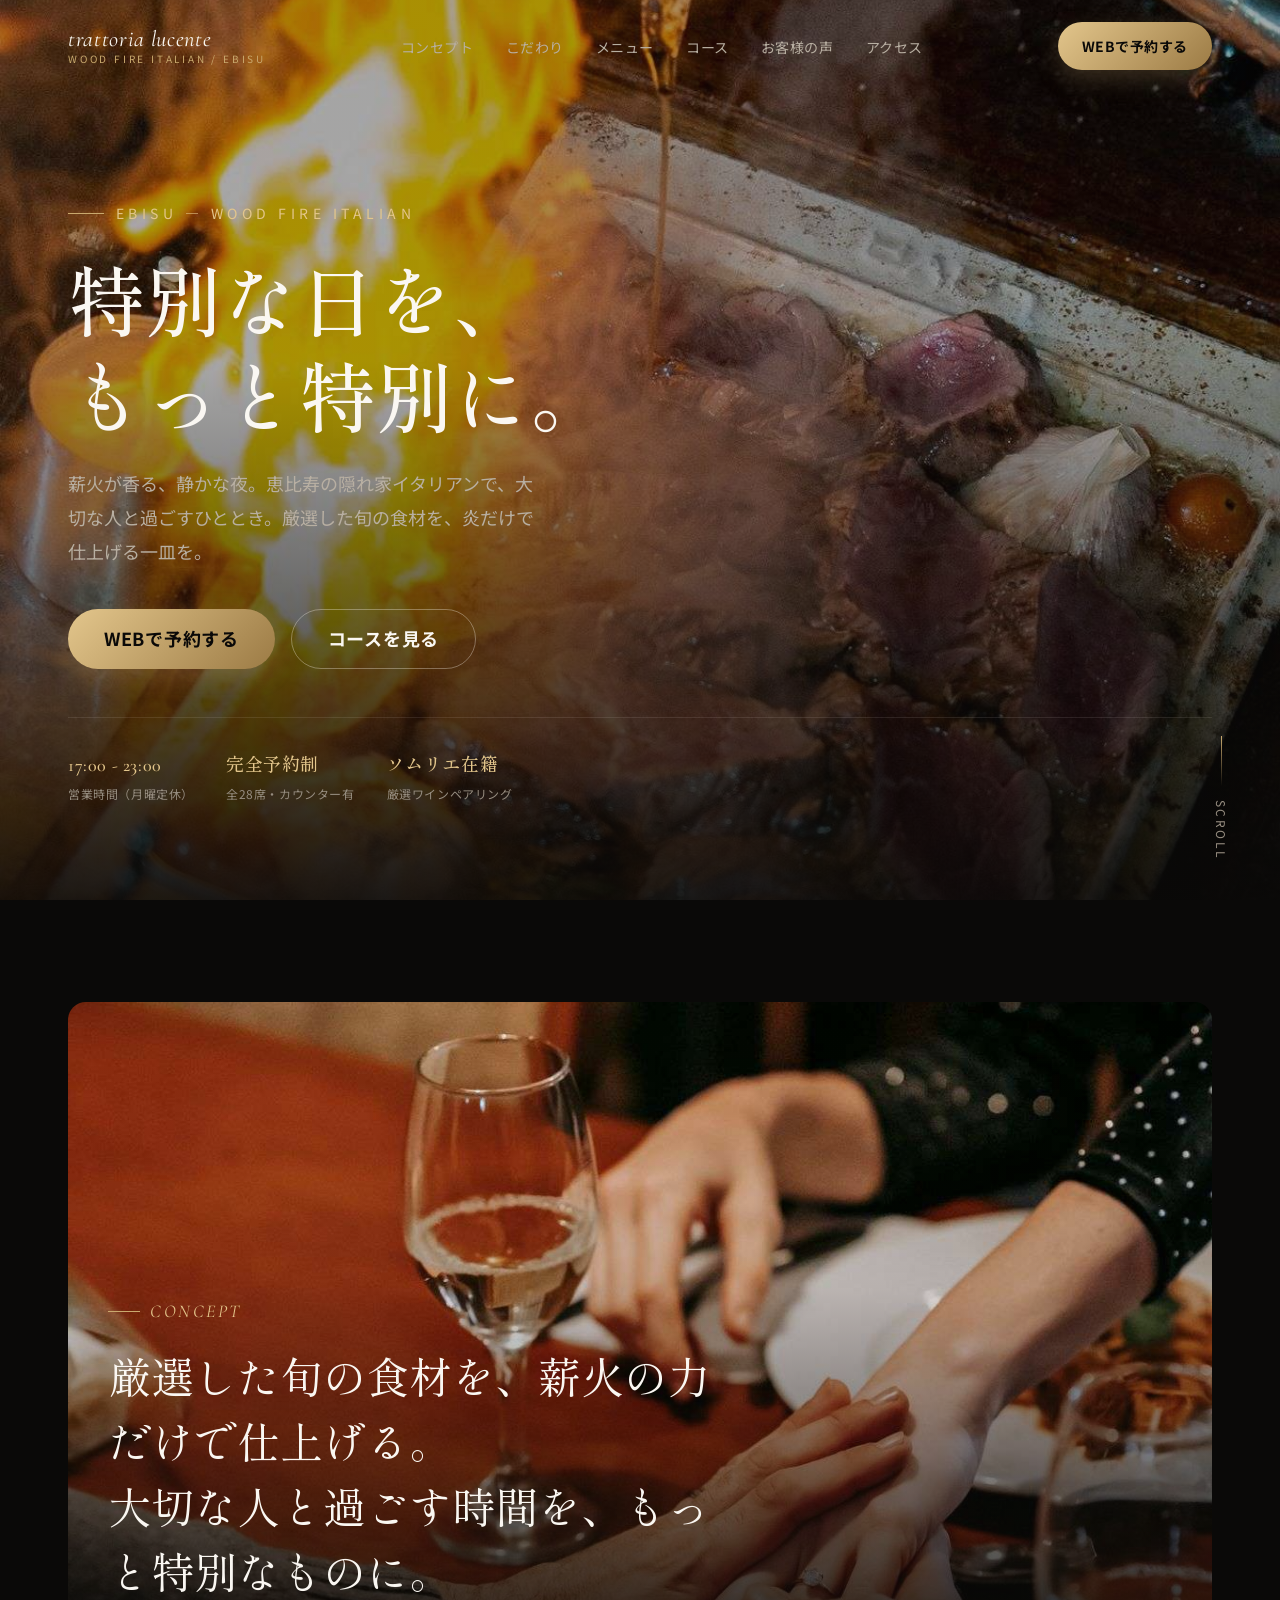
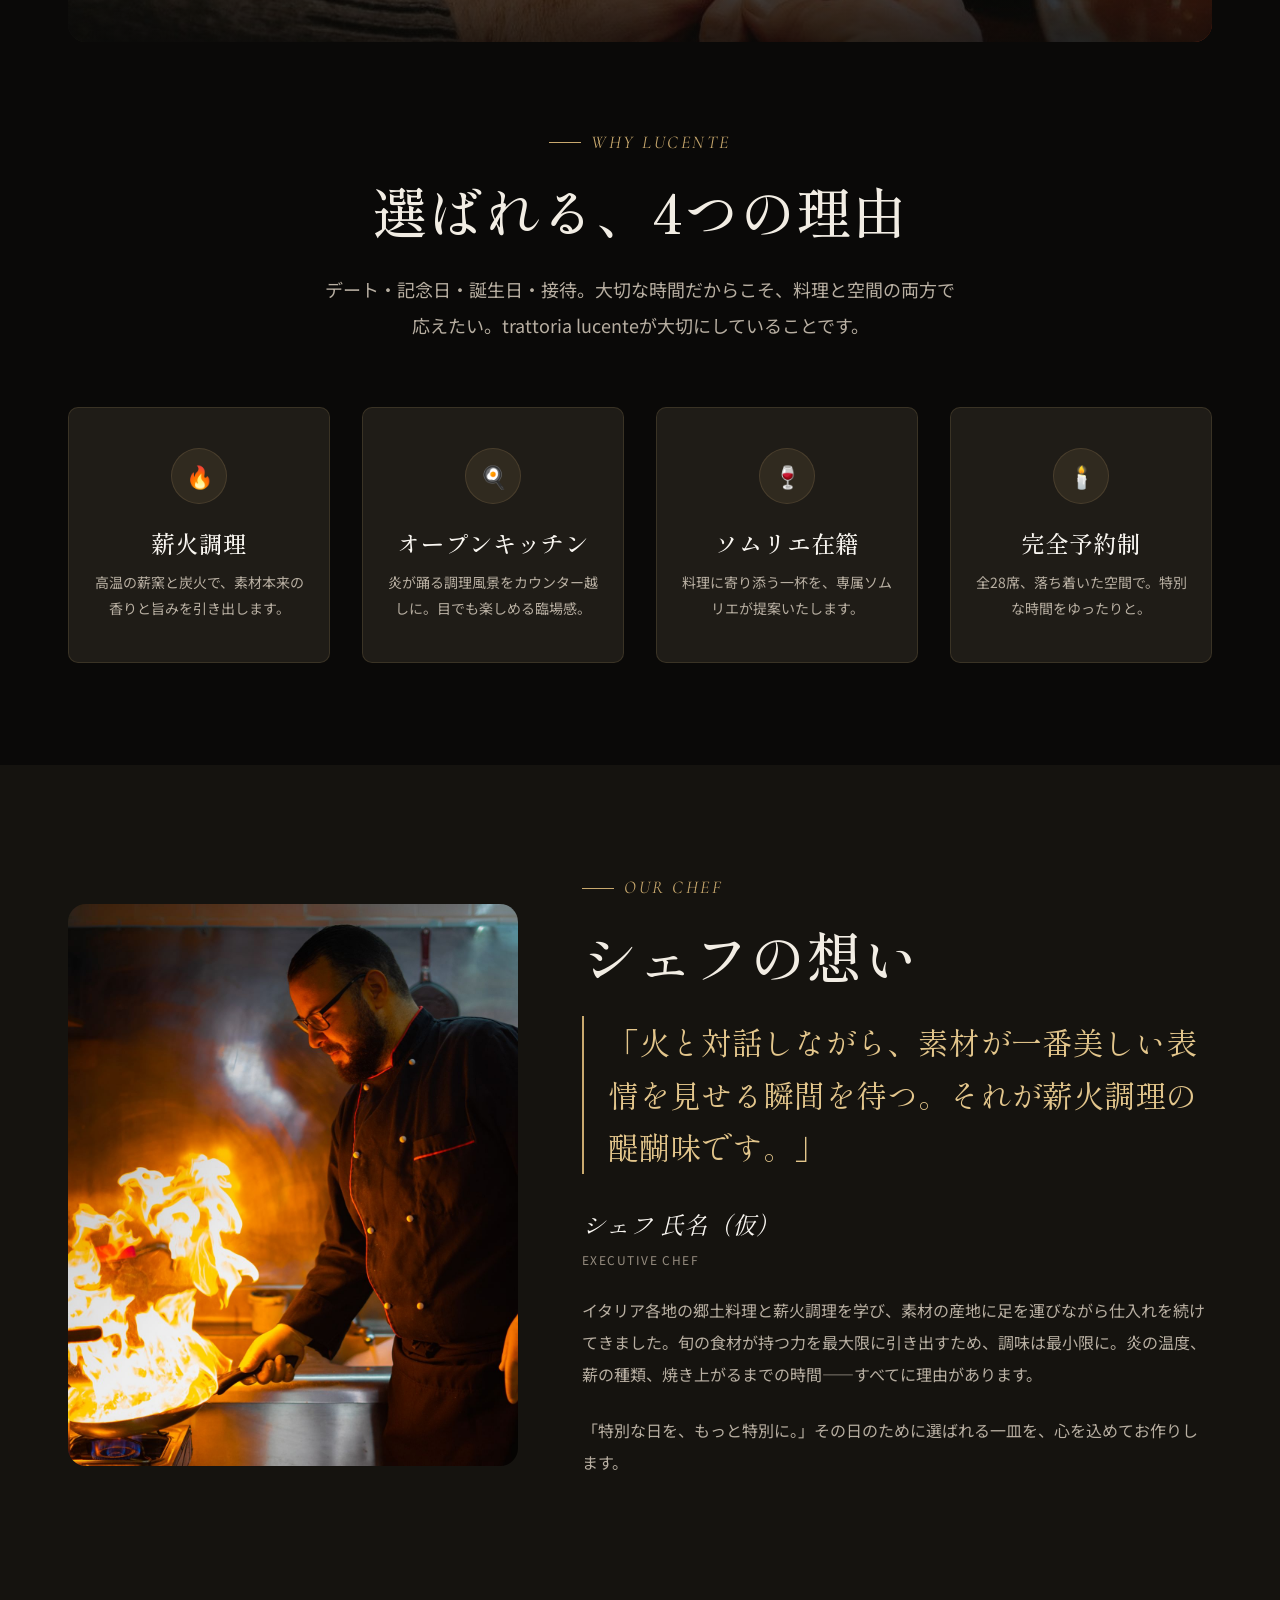
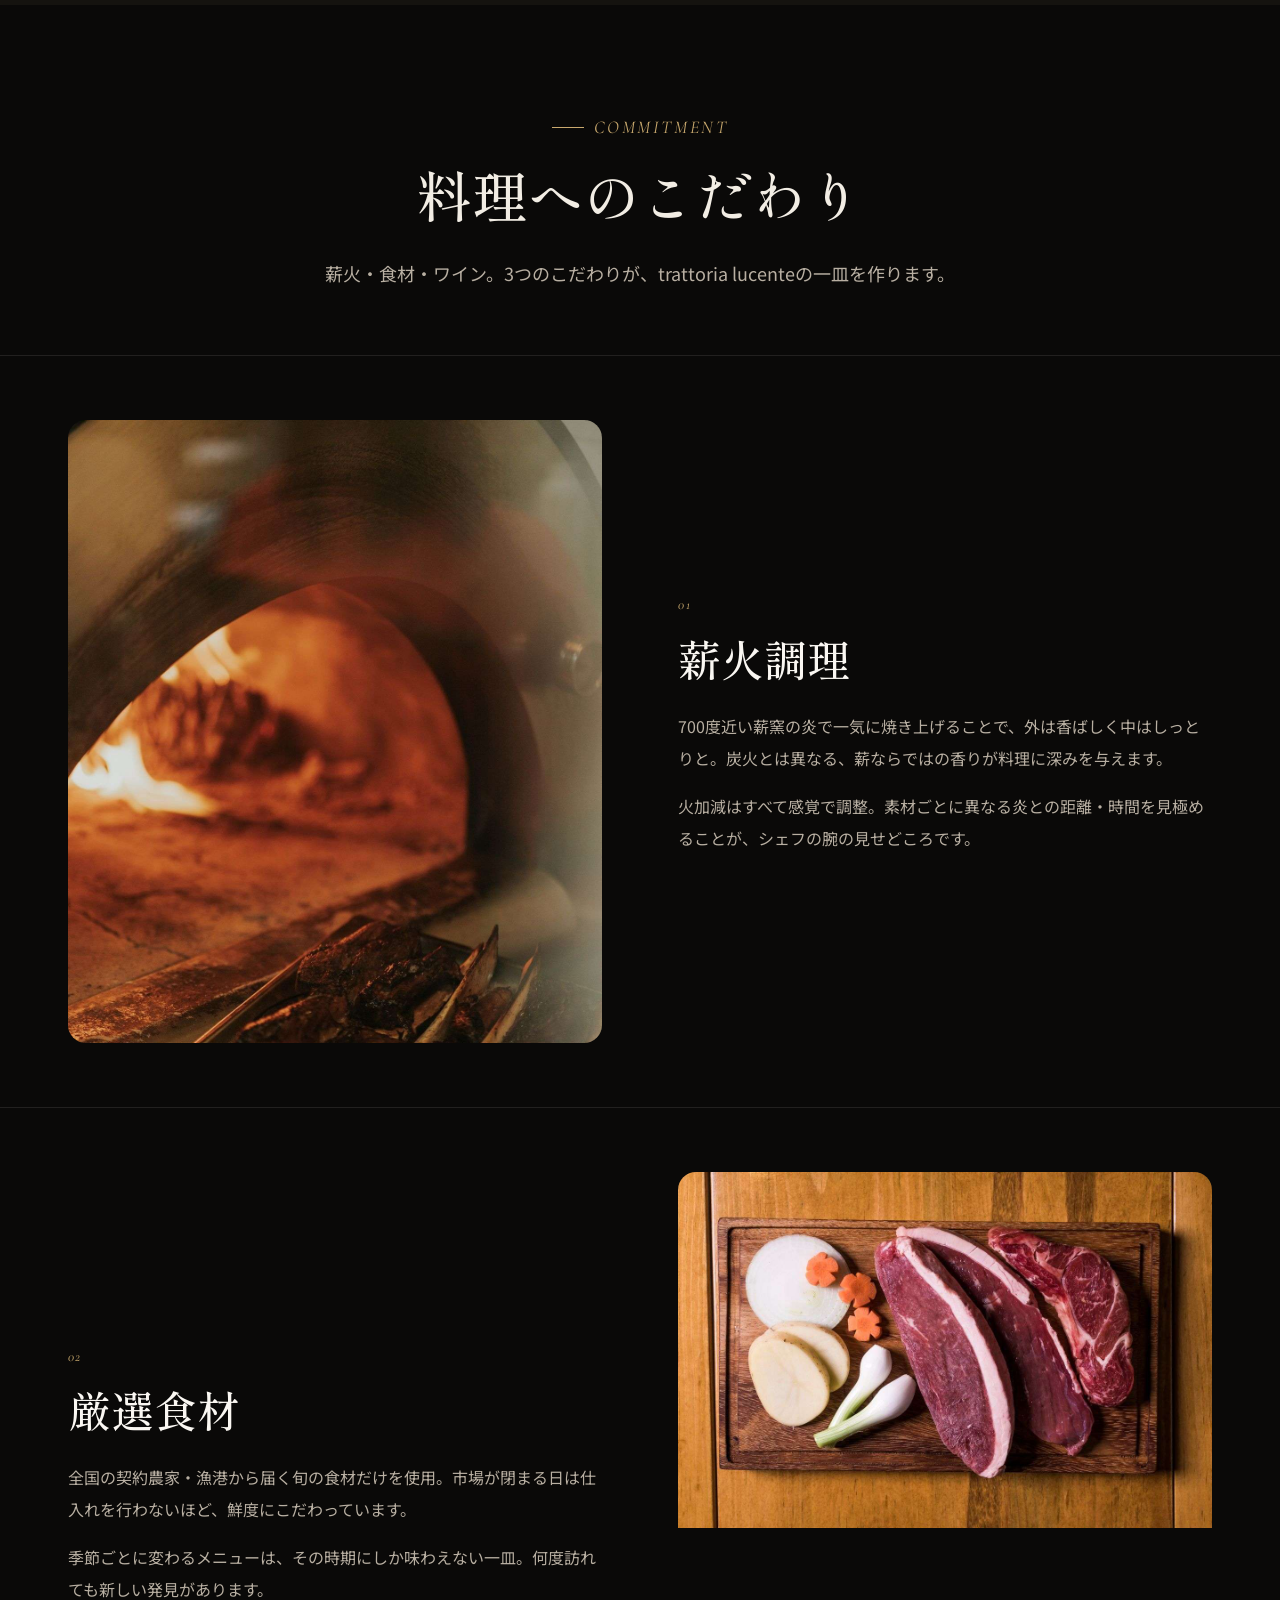
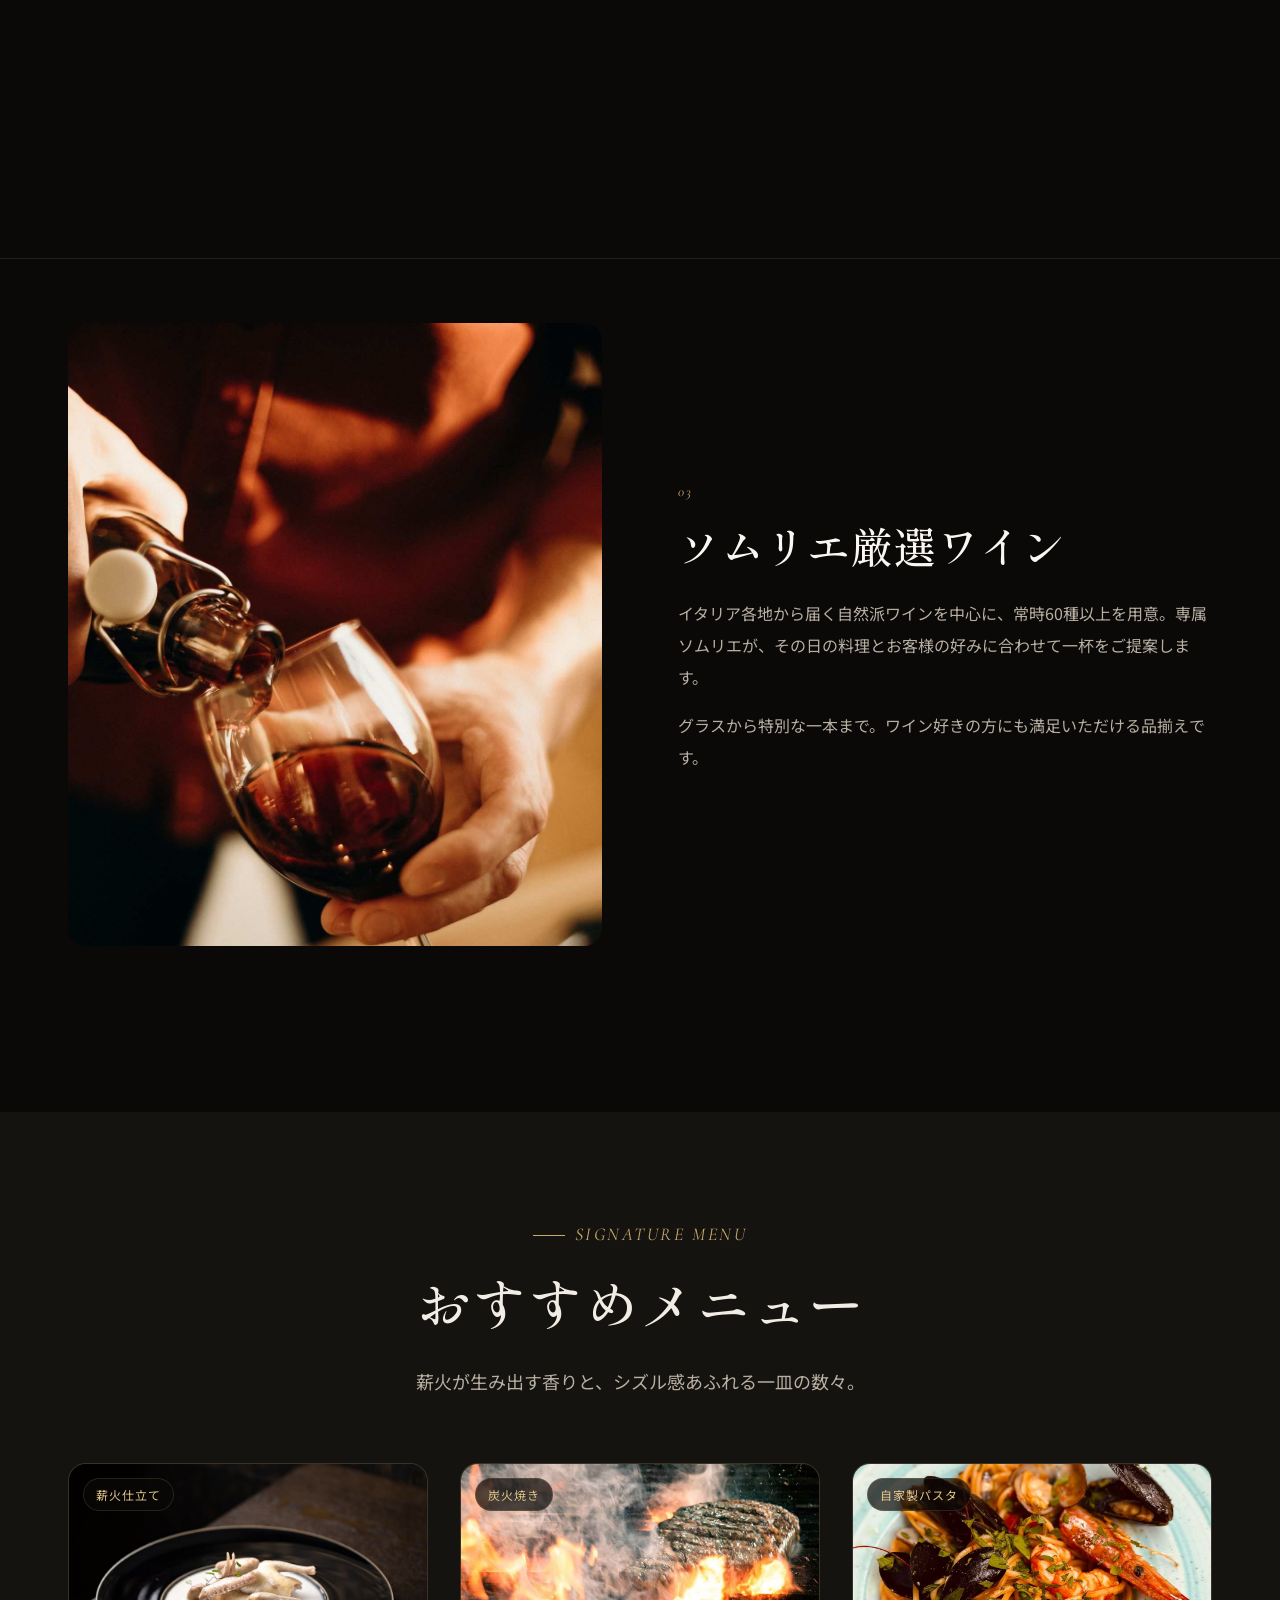
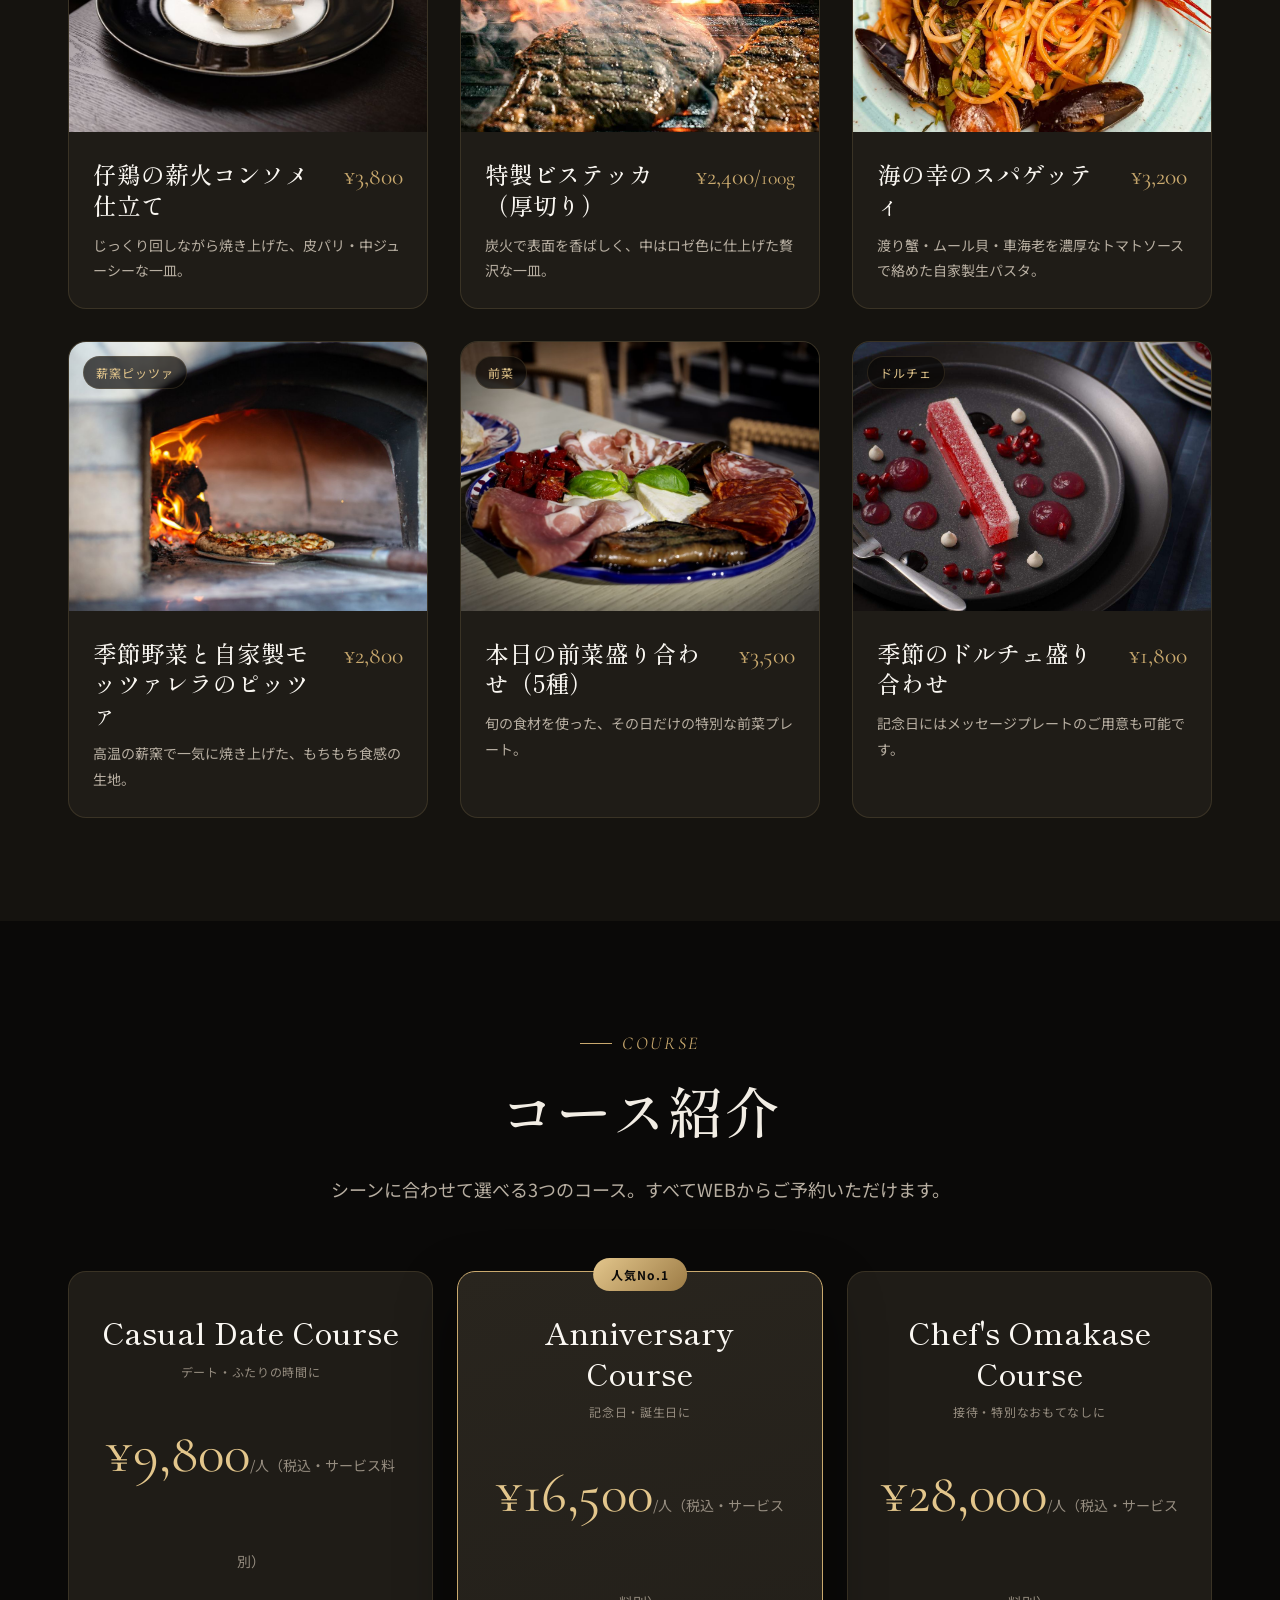
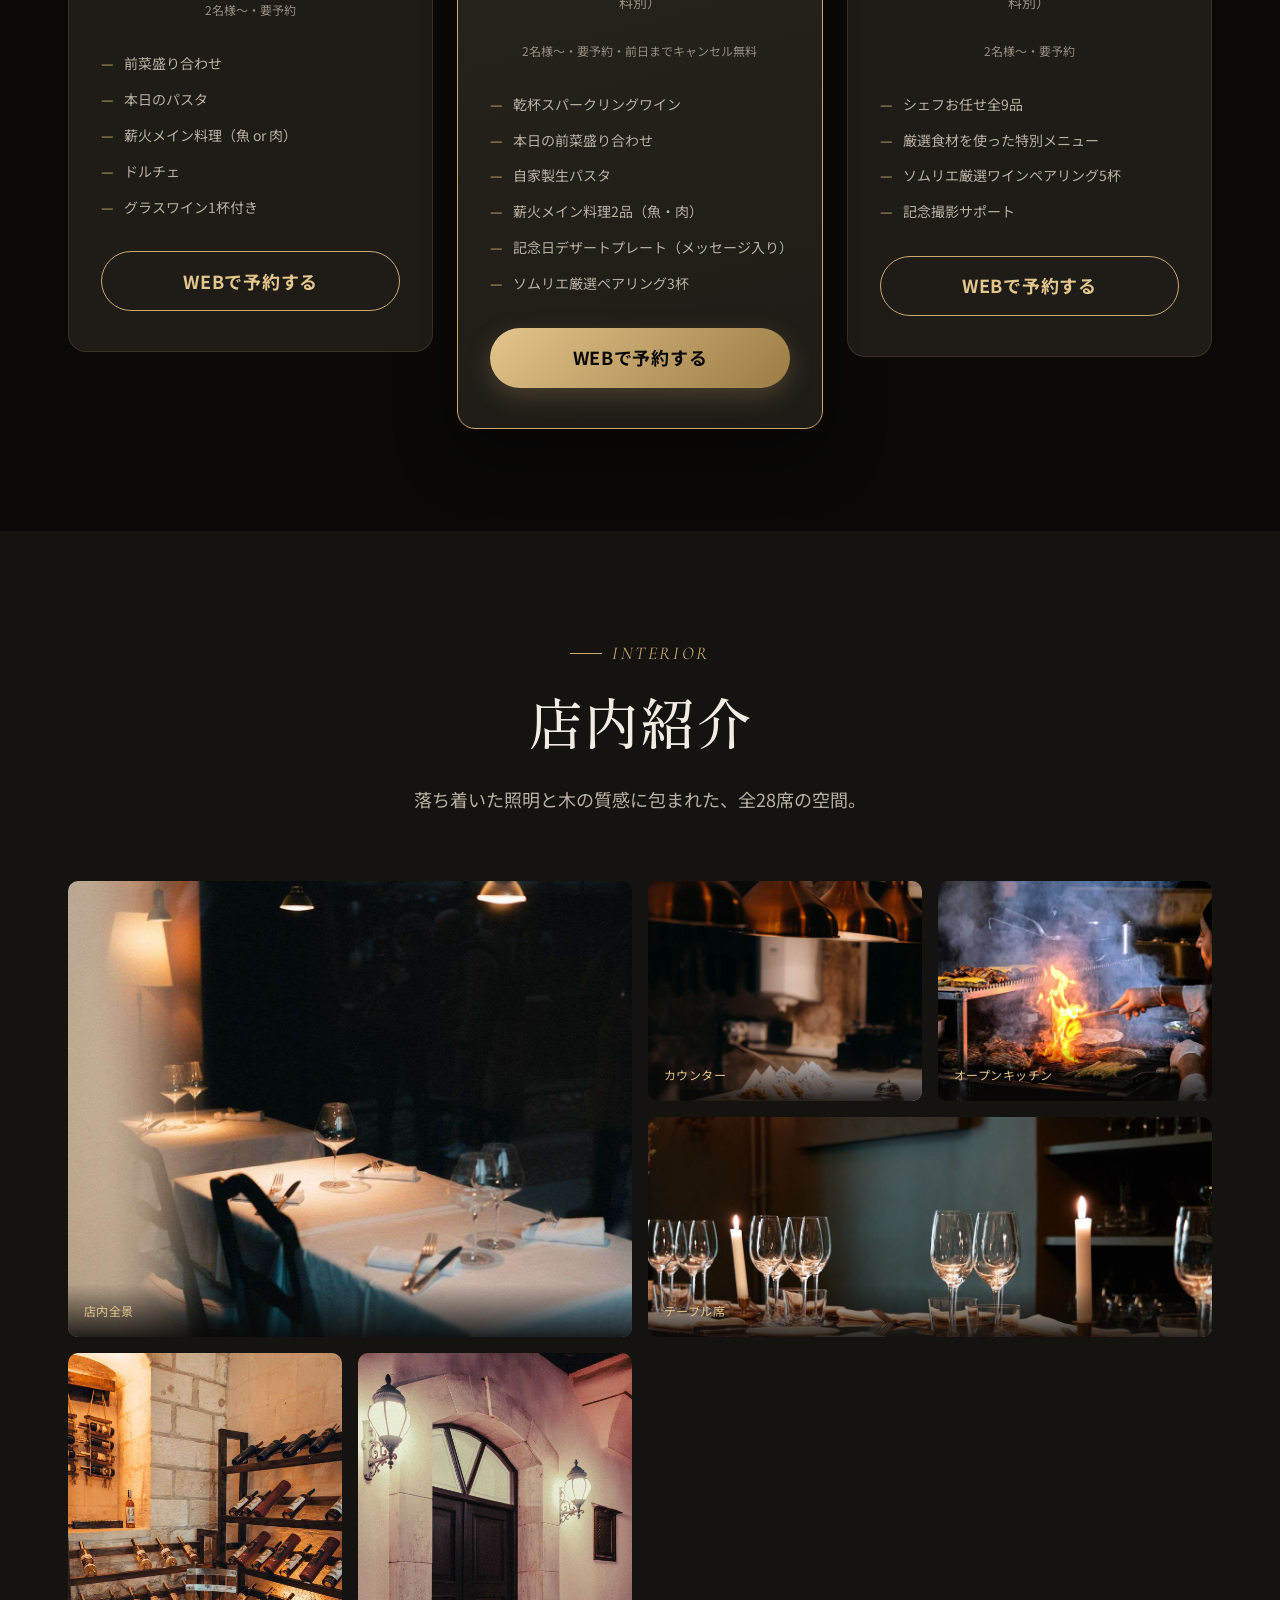
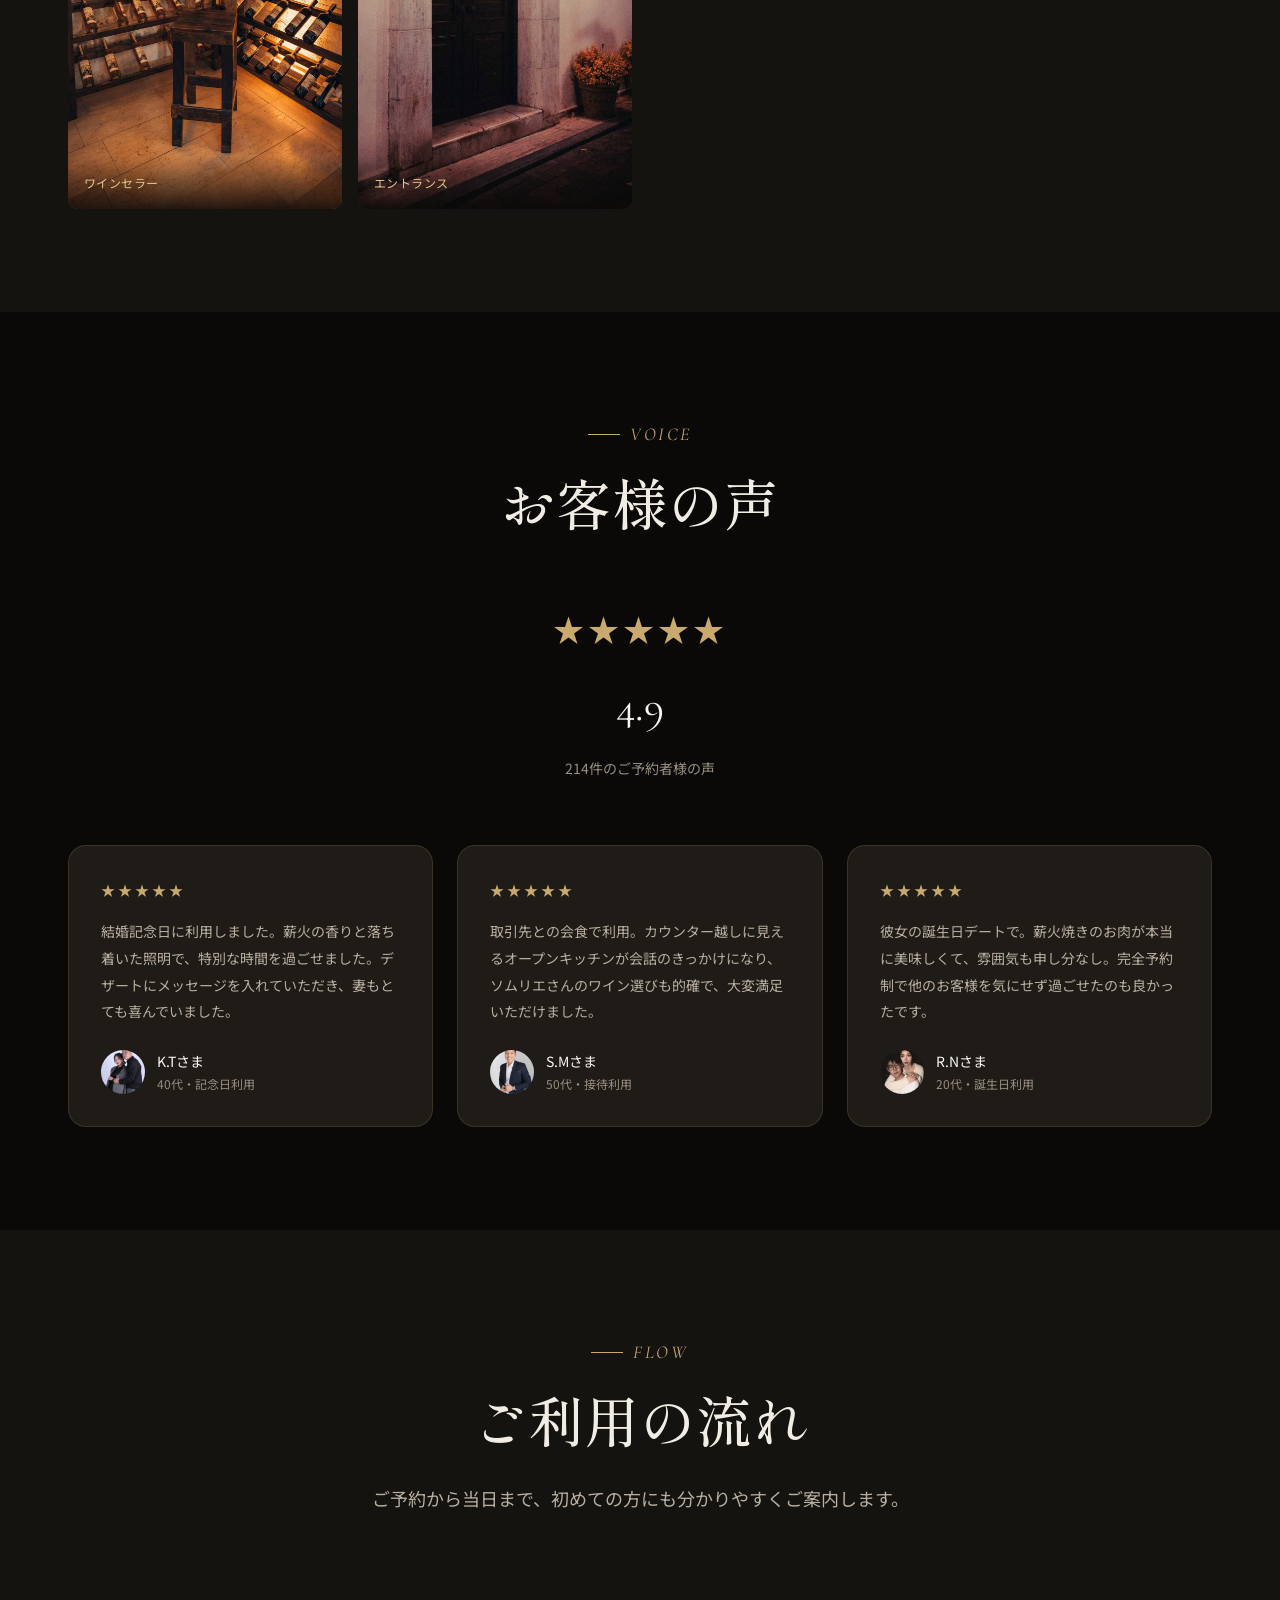
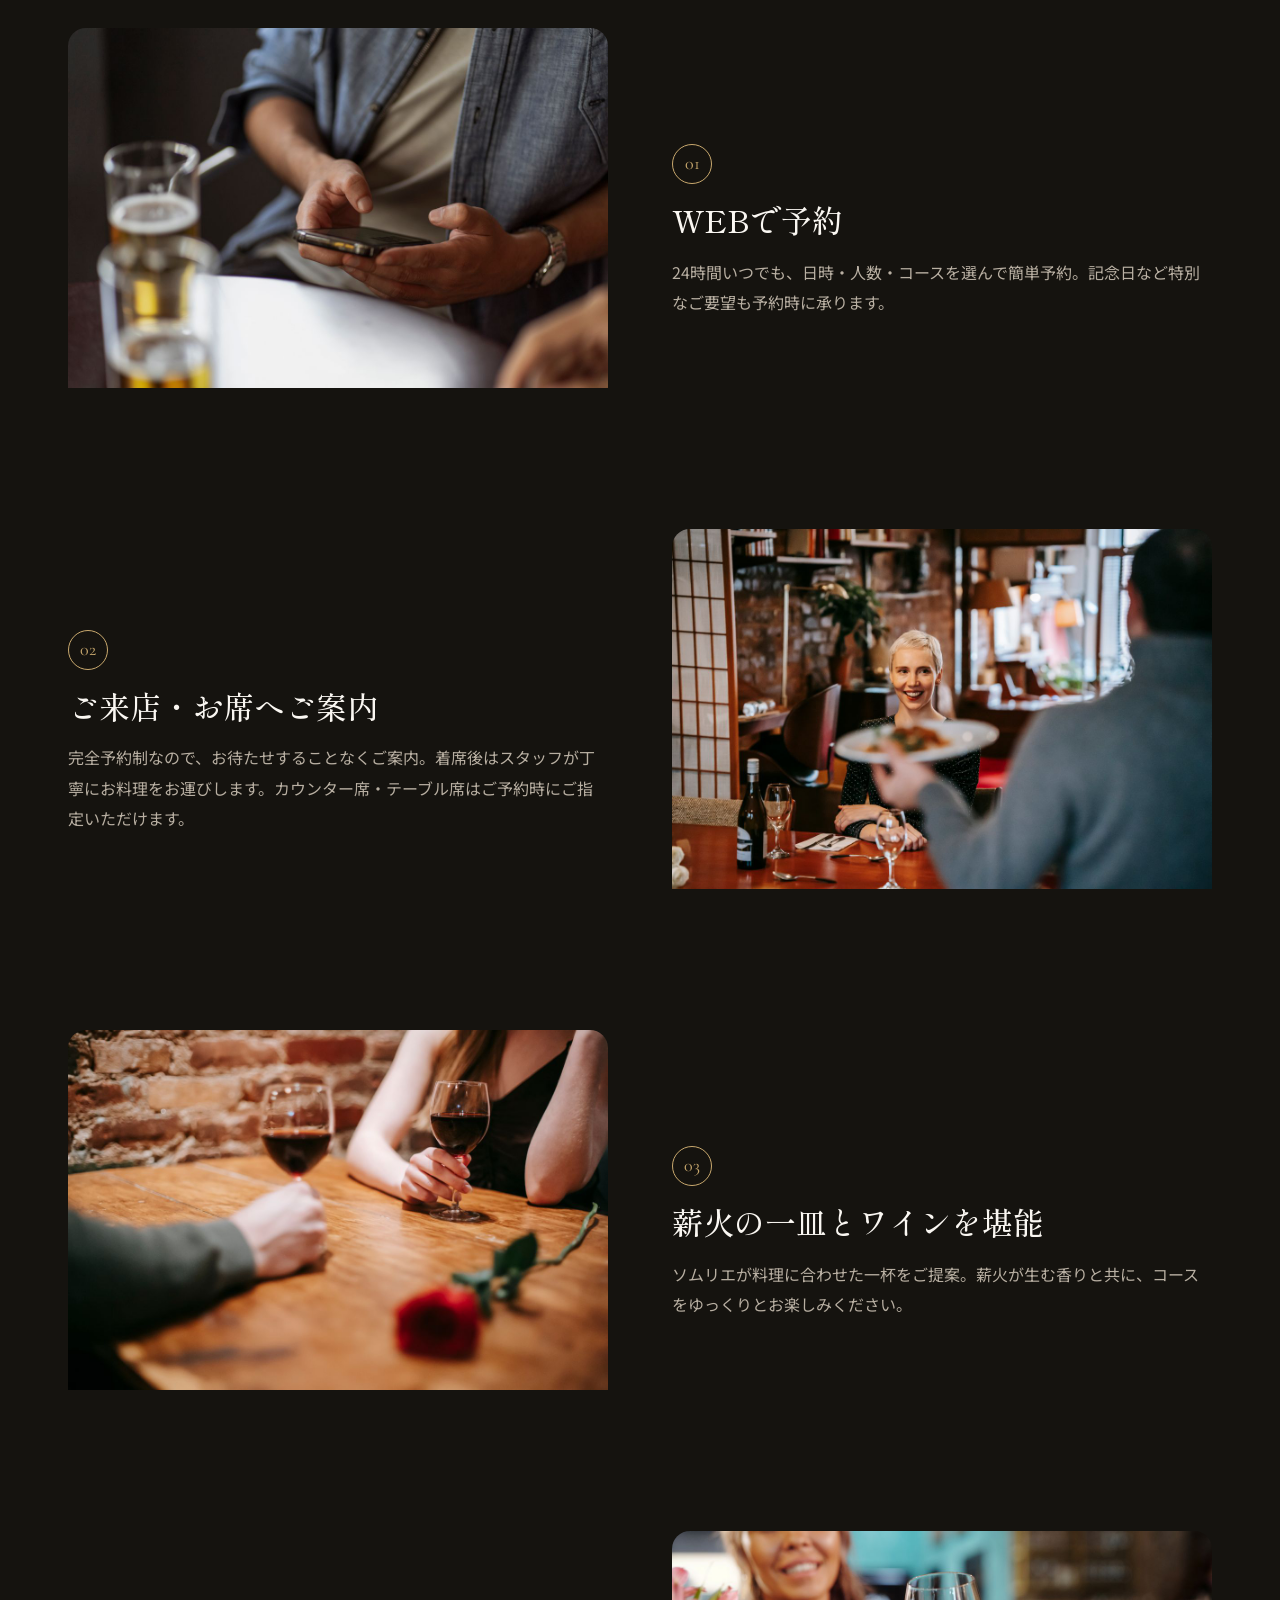
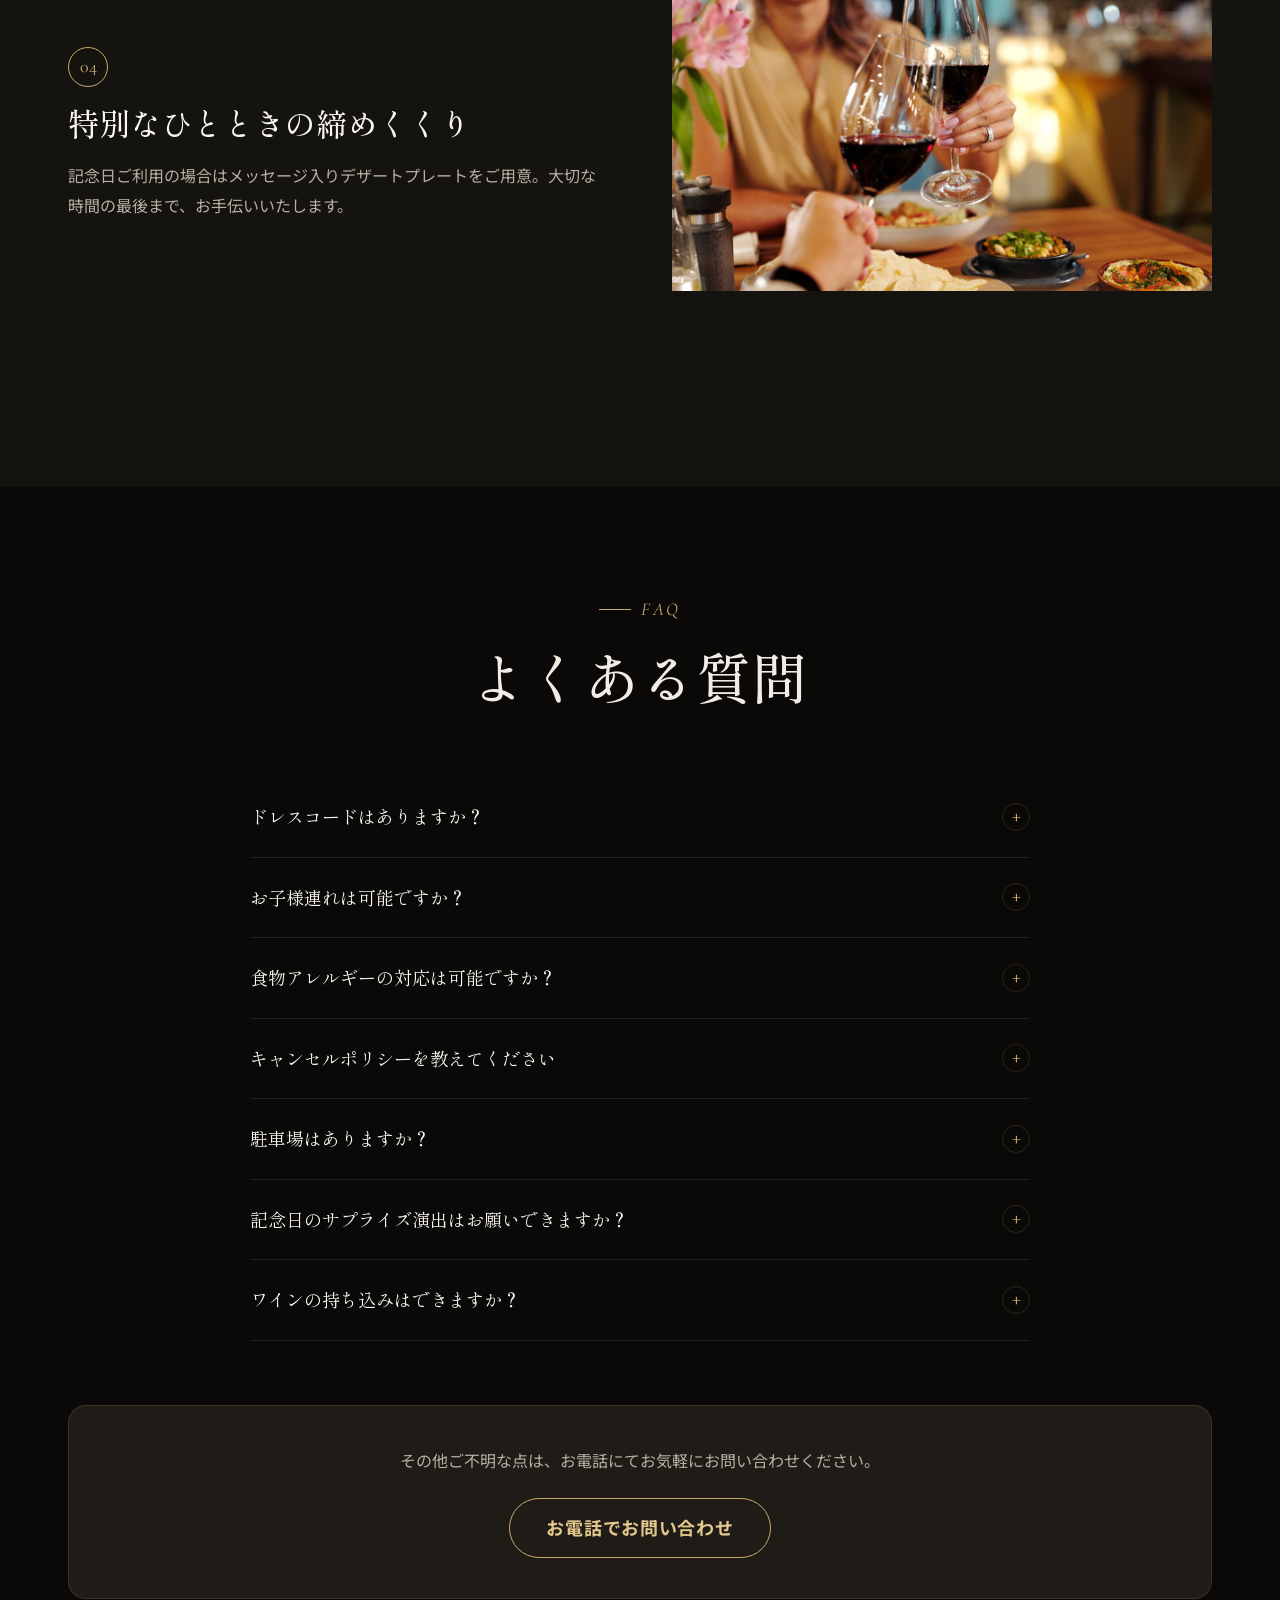
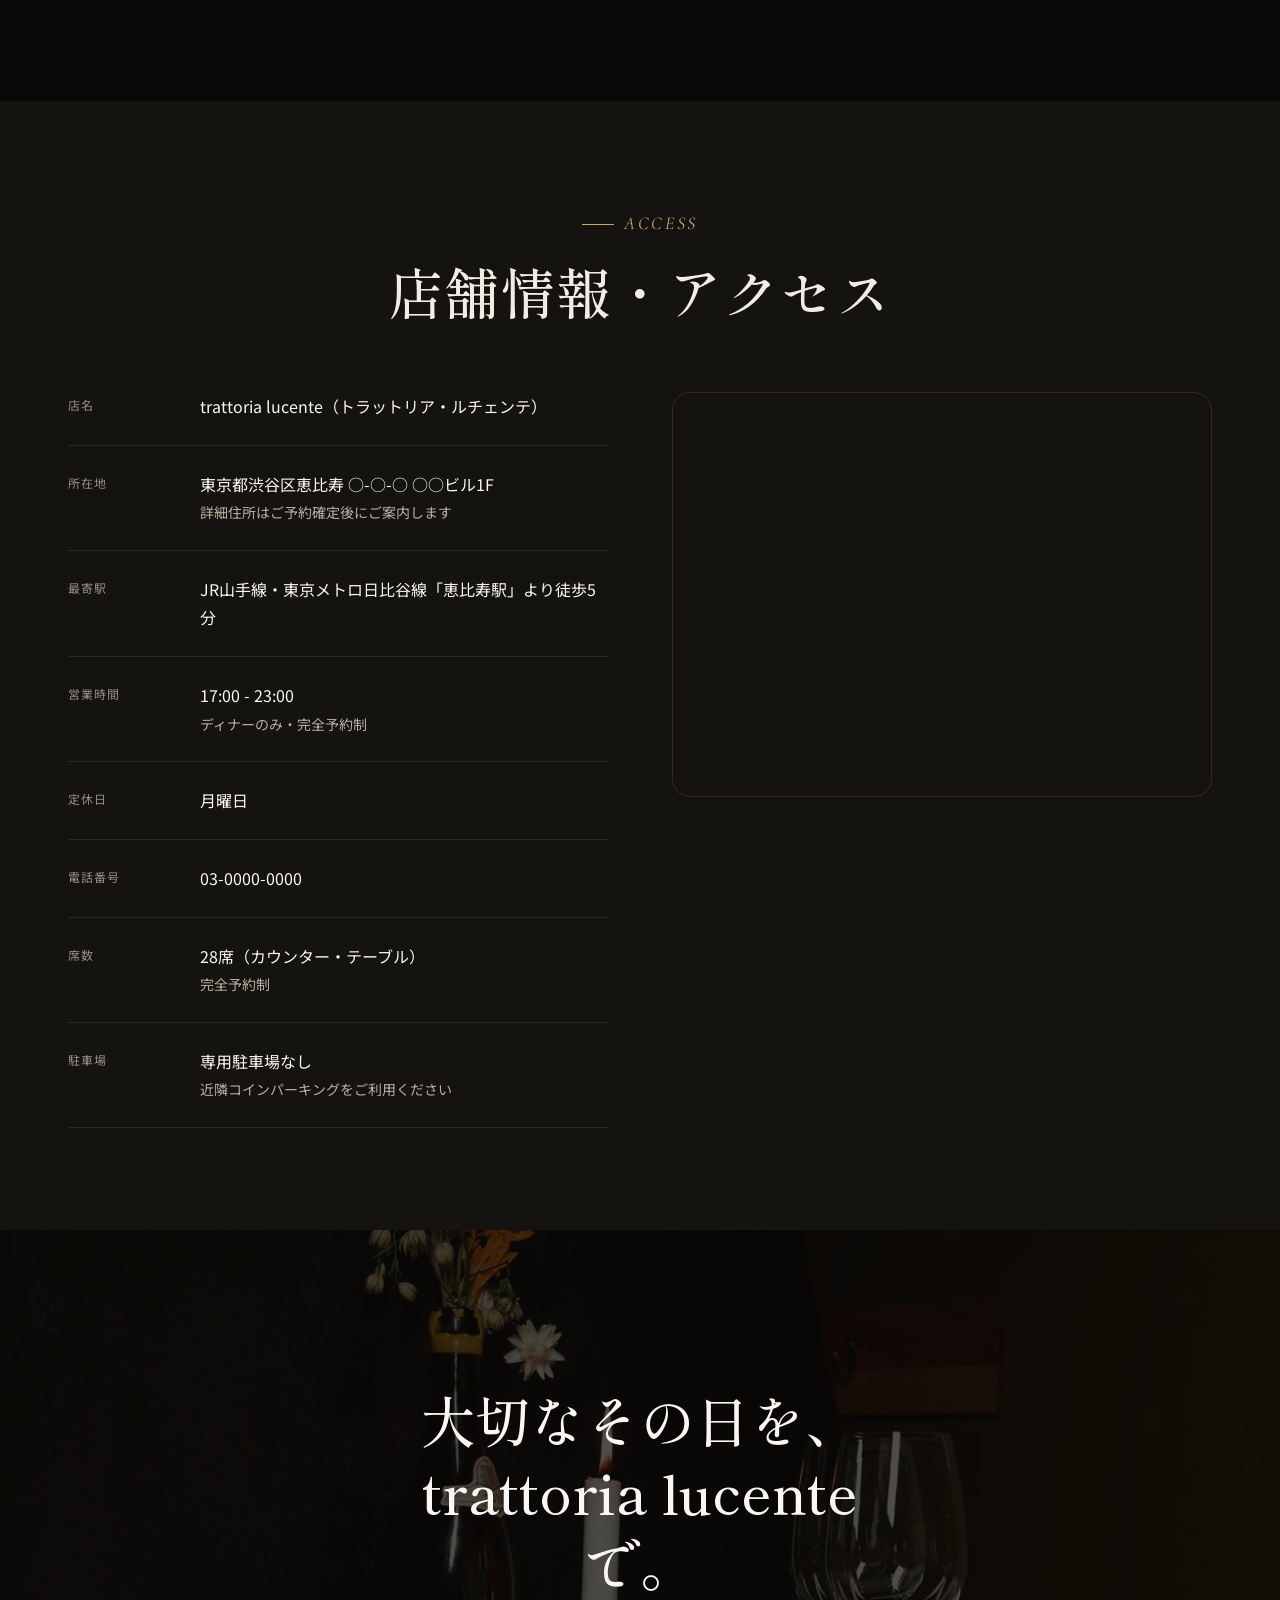
<file: index.html>
<!DOCTYPE html>
<html lang="ja">
<head>
  <meta charset="UTF-8">
  <meta name="viewport" content="width=device-width, initial-scale=1.0">
  <meta name="description" content="trattoria lucente（トラットリア・ルチェンテ）｜恵比寿の薪火イタリアン。完全予約制28席、ソムリエ在籍。記念日・デート・接待に。厳選した旬の食材を薪火で仕上げる特別なコース料理。">
  <meta name="keywords" content="恵比寿,イタリアン,薪火,記念日,デート,接待,完全予約制,ソムリエ,ワイン,レストラン">
  <meta property="og:title" content="trattoria lucente｜恵比寿の薪火イタリアン 完全予約制">
  <meta property="og:description" content="特別な日を、もっと特別に。厳選した旬の食材を薪火で仕上げる、恵比寿の隠れ家イタリアン。">
  <meta property="og:type" content="restaurant">
  <meta property="og:image" content="assets/images/og-image.jpg">
  <meta property="og:url" content="https://trattoria-lucente.example/">
  <link rel="canonical" href="https://trattoria-lucente.example/">
  <title>trattoria lucente｜恵比寿の薪火イタリアン 完全予約制28席</title>

  <!-- Fonts -->
  <link rel="preconnect" href="https://fonts.googleapis.com">
  <link rel="preconnect" href="https://fonts.gstatic.com" crossorigin>
  <link href="https://fonts.googleapis.com/css2?family=Cormorant+Garamond:ital,wght@0,400;0,500;1,400;1,500&family=Shippori+Mincho:wght@400;500;600&family=Noto+Sans+JP:wght@300;400;500;700&display=swap" rel="stylesheet">

  <!-- CSS -->
  <link rel="stylesheet" href="style.css">

  <!-- Structured Data -->
  <script type="application/ld+json">
  {
    "@context": "https://schema.org",
    "@type": "Restaurant",
    "name": "trattoria lucente",
    "servesCuisine": "Italian",
    "priceRange": "¥¥¥¥",
    "address": {
      "@type": "PostalAddress",
      "addressLocality": "恵比寿",
      "addressRegion": "東京都",
      "addressCountry": "JP"
    },
    "telephone": "+81-3-0000-0000",
    "openingHours": "Tu-Su 17:00-23:00",
    "acceptsReservations": "True",
    "description": "薪火で仕上げる本格イタリアン。完全予約制28席、ソムリエ在籍。記念日・デート・接待に選ばれる恵比寿の隠れ家レストラン。",
    "url": "https://trattoria-lucente.example/"
  }
  </script>
</head>
<body>

  <a href="#main-content" class="skip-link">コンテンツへスキップ</a>

  <!-- ============================================================
       HEADER / NAV
  ============================================================ -->
  <header class="header" id="header" role="banner">
    <div class="container header__inner">
      <a href="#" class="header__logo" aria-label="trattoria lucente トップへ">
        trattoria lucente
        <span>Wood Fire Italian / Ebisu</span>
      </a>

      <nav class="header__nav" aria-label="メインナビゲーション">
        <ul class="header__nav-list">
          <li><a href="#concept" class="header__nav-link">コンセプト</a></li>
          <li><a href="#commitment" class="header__nav-link">こだわり</a></li>
          <li><a href="#menu" class="header__nav-link">メニュー</a></li>
          <li><a href="#course" class="header__nav-link">コース</a></li>
          <li><a href="#voice" class="header__nav-link">お客様の声</a></li>
          <li><a href="#access" class="header__nav-link">アクセス</a></li>
        </ul>
      </nav>

      <a href="https://reserve.trattoria-lucente.example/" class="btn btn--gold btn--sm header__cta" target="_blank" rel="noopener noreferrer">
        WEBで予約する
      </a>

      <button class="header__hamburger" id="hamburgerBtn" aria-label="メニューを開く" aria-expanded="false" aria-controls="mobileMenu">
        <span></span><span></span><span></span>
      </button>
    </div>
  </header>

  <!-- Mobile Drawer -->
  <div class="mobile-drawer" id="mobileMenu" aria-hidden="true">
    <nav aria-label="モバイルナビゲーション">
      <ul class="mobile-drawer__list">
        <li><a href="#concept" class="mobile-drawer__link">コンセプト</a></li>
        <li><a href="#chef" class="mobile-drawer__link">シェフの想い</a></li>
        <li><a href="#commitment" class="mobile-drawer__link">こだわり</a></li>
        <li><a href="#menu" class="mobile-drawer__link">メニュー</a></li>
        <li><a href="#course" class="mobile-drawer__link">コース</a></li>
        <li><a href="#interior" class="mobile-drawer__link">店内紹介</a></li>
        <li><a href="#voice" class="mobile-drawer__link">お客様の声</a></li>
        <li><a href="#flow" class="mobile-drawer__link">ご利用の流れ</a></li>
        <li><a href="#faq" class="mobile-drawer__link">よくある質問</a></li>
        <li><a href="#access" class="mobile-drawer__link">アクセス</a></li>
      </ul>
    </nav>
    <a href="https://reserve.trattoria-lucente.example/" class="btn btn--gold btn--full" target="_blank" rel="noopener noreferrer">
      WEBで予約する
    </a>
  </div>
  <div class="mobile-drawer__overlay" id="drawerOverlay" aria-hidden="true"></div>

  <main id="main-content">

    <!-- ============================================================
         1. HERO — HERO-003（フルスクリーン写真＋ダークグラデーションオーバーレイ）
    ============================================================ -->
    <section class="hero">
      <div class="hero__media">
        <img
          src="assets/images/hero-main.jpg"
          alt="薪火で仕上げるtrattoria lucenteのメインディッシュ。炎の揺らめきと湯気が立ちのぼる一皿"
          fetchpriority="high"
          width="1920" height="1080"
        >
      </div>
      <div class="container hero__inner">
        <p class="hero__eyebrow">EBISU — WOOD FIRE ITALIAN</p>
        <h1 class="hero__title">特別な日を、<br>もっと特別に。</h1>
        <p class="hero__sub">
          薪火が香る、静かな夜。恵比寿の隠れ家イタリアンで、大切な人と過ごすひととき。厳選した旬の食材を、炎だけで仕上げる一皿を。
        </p>
        <div class="hero__actions">
          <a href="https://reserve.trattoria-lucente.example/" class="btn btn--gold" target="_blank" rel="noopener noreferrer">WEBで予約する</a>
          <a href="#course" class="btn btn--ghost">コースを見る</a>
        </div>
        <div class="hero__meta">
          <div class="hero__meta-item"><strong>17:00 - 23:00</strong>営業時間（月曜定休）</div>
          <div class="hero__meta-item"><strong>完全予約制</strong>全28席・カウンター有</div>
          <div class="hero__meta-item"><strong>ソムリエ在籍</strong>厳選ワインペアリング</div>
        </div>
      </div>
      <div class="hero__scroll" aria-hidden="true">
        <span class="hero__scroll-line"></span>
        SCROLL
      </div>
    </section>

    <!-- ============================================================
         2. CONCEPT — FEATURE-035 + FEATURE-041
    ============================================================ -->
    <section id="concept" class="section">
      <div class="container">
        <div class="concept-visual r">
          <img
            src="assets/images/concept-dining.jpg"
            alt="キャンドルの灯る店内でワインを楽しむカップル。落ち着いた雰囲気の中で特別な時間を過ごす様子"
            loading="lazy" width="1200" height="800"
          >
          <div class="concept-visual__text">
            <p class="label">Concept</p>
            <p class="concept-visual__quote">
              厳選した旬の食材を、薪火の力だけで仕上げる。<br>
              大切な人と過ごす時間を、もっと特別なものに。
            </p>
          </div>
        </div>

        <div class="section-head r">
          <p class="label">Why Lucente</p>
          <h2 class="section-title">選ばれる、4つの理由</h2>
          <p class="section-lead">
            デート・記念日・誕生日・接待。大切な時間だからこそ、料理と空間の両方で応えたい。trattoria lucenteが大切にしていることです。
          </p>
        </div>

        <div class="strengths">
          <div class="strength-card r">
            <div class="strength-card__icon" aria-hidden="true">🔥</div>
            <h3 class="strength-card__title">薪火調理</h3>
            <p class="strength-card__text">高温の薪窯と炭火で、素材本来の香りと旨みを引き出します。</p>
          </div>
          <div class="strength-card r d1">
            <div class="strength-card__icon" aria-hidden="true">🍳</div>
            <h3 class="strength-card__title">オープンキッチン</h3>
            <p class="strength-card__text">炎が踊る調理風景をカウンター越しに。目でも楽しめる臨場感。</p>
          </div>
          <div class="strength-card r d2">
            <div class="strength-card__icon" aria-hidden="true">🍷</div>
            <h3 class="strength-card__title">ソムリエ在籍</h3>
            <p class="strength-card__text">料理に寄り添う一杯を、専属ソムリエが提案いたします。</p>
          </div>
          <div class="strength-card r d3">
            <div class="strength-card__icon" aria-hidden="true">🕯️</div>
            <h3 class="strength-card__title">完全予約制</h3>
            <p class="strength-card__text">全28席、落ち着いた空間で。特別な時間をゆったりと。</p>
          </div>
        </div>
      </div>
    </section>

    <!-- ============================================================
         3. CHEF — PROFILE-048
    ============================================================ -->
    <section id="chef" class="section section--alt">
      <div class="container">
        <div class="chef-inner">
          <div class="chef-visual r">
            <img
              src="assets/images/chef-cooking.jpg"
              alt="薪窯の炎を見つめながら調理するシェフの手元。真剣な眼差しと立ちのぼる炎"
              loading="lazy" width="800" height="1000"
            >
          </div>
          <div class="r d1">
            <p class="label">Our Chef</p>
            <h2 class="section-title">シェフの想い</h2>
            <p class="chef-quote">
              「火と対話しながら、素材が一番美しい表情を見せる瞬間を待つ。それが薪火調理の醍醐味です。」
            </p>
            <p class="chef-name">シェフ 氏名（仮）</p>
            <p class="chef-role">Executive Chef</p>
            <p class="chef-bio">
              イタリア各地の郷土料理と薪火調理を学び、素材の産地に足を運びながら仕入れを続けてきました。旬の食材が持つ力を最大限に引き出すため、調味は最小限に。炎の温度、薪の種類、焼き上がるまでの時間——すべてに理由があります。
            </p>
            <p class="chef-bio">
              「特別な日を、もっと特別に。」その日のために選ばれる一皿を、心を込めてお作りします。
            </p>
          </div>
        </div>
      </div>
    </section>

    <!-- ============================================================
         4. COMMITMENT（料理へのこだわり）— FEATURE-007 ×3
    ============================================================ -->
    <section id="commitment" class="section">
      <div class="container">
        <div class="section-head r">
          <p class="label">Commitment</p>
          <h2 class="section-title">料理へのこだわり</h2>
          <p class="section-lead">薪火・食材・ワイン。3つのこだわりが、trattoria lucenteの一皿を作ります。</p>
        </div>
      </div>

      <div class="commit__block">
        <div class="container commit__inner r">
          <div class="commit__image-wrap">
            <img
              src="assets/images/commit-firewood.jpg"
              alt="薪窯の中で燃え盛る炎と、その中で焼かれる肉料理のクローズアップ"
              loading="lazy" width="700" height="820"
            >
          </div>
          <div class="commit__text">
            <p class="commit__number">01</p>
            <h3 class="commit__heading">薪火調理</h3>
            <p class="commit__body">
              700度近い薪窯の炎で一気に焼き上げることで、外は香ばしく中はしっとりと。炭火とは異なる、薪ならではの香りが料理に深みを与えます。
            </p>
            <p class="commit__body">
              火加減はすべて感覚で調整。素材ごとに異なる炎との距離・時間を見極めることが、シェフの腕の見せどころです。
            </p>
          </div>
        </div>
      </div>

      <div class="commit__block commit__block--reverse">
        <div class="container commit__inner r">
          <div class="commit__image-wrap">
            <img
              src="assets/images/commit-ingredients.jpg"
              alt="市場から届いたばかりの旬の野菜と魚介類。木箱に並べられた新鮮な食材"
              loading="lazy" width="700" height="820"
            >
          </div>
          <div class="commit__text">
            <p class="commit__number">02</p>
            <h3 class="commit__heading">厳選食材</h3>
            <p class="commit__body">
              全国の契約農家・漁港から届く旬の食材だけを使用。市場が閉まる日は仕入れを行わないほど、鮮度にこだわっています。
            </p>
            <p class="commit__body">
              季節ごとに変わるメニューは、その時期にしか味わえない一皿。何度訪れても新しい発見があります。
            </p>
          </div>
        </div>
      </div>

      <div class="commit__block">
        <div class="container commit__inner r">
          <div class="commit__image-wrap">
            <img
              src="assets/images/commit-wine.jpg"
              alt="ソムリエが赤ワインをグラスに注ぐ様子。薄暗い店内でグラスに反射する暖色の照明"
              loading="lazy" width="700" height="820"
            >
          </div>
          <div class="commit__text">
            <p class="commit__number">03</p>
            <h3 class="commit__heading">ソムリエ厳選ワイン</h3>
            <p class="commit__body">
              イタリア各地から届く自然派ワインを中心に、常時60種以上を用意。専属ソムリエが、その日の料理とお客様の好みに合わせて一杯をご提案します。
            </p>
            <p class="commit__body">
              グラスから特別な一本まで。ワイン好きの方にも満足いただける品揃えです。
            </p>
          </div>
        </div>
      </div>
    </section>

    <!-- ============================================================
         5. MENU（おすすめメニュー）— CARD-035
    ============================================================ -->
    <section id="menu" class="section section--alt">
      <div class="container">
        <div class="section-head r">
          <p class="label">Signature Menu</p>
          <h2 class="section-title">おすすめメニュー</h2>
          <p class="section-lead">薪火が生み出す香りと、シズル感あふれる一皿の数々。</p>
        </div>

        <div class="menu-grid">
          <article class="menu-card r">
            <div class="menu-card__image-wrap">
              <img class="menu-card__image" src="assets/images/menu-chicken.jpg" alt="仔鶏の薪火コンソメ仕立て。黒い皿に上品に盛り付けられた一皿" loading="lazy" width="600" height="450">
              <span class="menu-card__tag">薪火仕立て</span>
            </div>
            <div class="menu-card__body">
              <div class="menu-card__row">
                <h3 class="menu-card__name">仔鶏の薪火コンソメ仕立て</h3>
                <span class="menu-card__price">¥3,800</span>
              </div>
              <p class="menu-card__desc">じっくり回しながら焼き上げた、皮パリ・中ジューシーな一皿。</p>
            </div>
          </article>

          <article class="menu-card r d1">
            <div class="menu-card__image-wrap">
              <img class="menu-card__image" src="assets/images/menu-steak.jpg" alt="厚切りビステッカ。断面から肉汁が滴る様子" loading="lazy" width="600" height="450">
              <span class="menu-card__tag">炭火焼き</span>
            </div>
            <div class="menu-card__body">
              <div class="menu-card__row">
                <h3 class="menu-card__name">特製ビステッカ（厚切り）</h3>
                <span class="menu-card__price">¥2,400<small>/100g</small></span>
              </div>
              <p class="menu-card__desc">炭火で表面を香ばしく、中はロゼ色に仕上げた贅沢な一皿。</p>
            </div>
          </article>

          <article class="menu-card r d2">
            <div class="menu-card__image-wrap">
              <img class="menu-card__image" src="assets/images/menu-pasta.jpg" alt="海の幸のスパゲッティ。渡り蟹・ムール貝・車海老をトマトソースで" loading="lazy" width="600" height="450">
              <span class="menu-card__tag">自家製パスタ</span>
            </div>
            <div class="menu-card__body">
              <div class="menu-card__row">
                <h3 class="menu-card__name">海の幸のスパゲッティ</h3>
                <span class="menu-card__price">¥3,200</span>
              </div>
              <p class="menu-card__desc">渡り蟹・ムール貝・車海老を濃厚なトマトソースで絡めた自家製生パスタ。</p>
            </div>
          </article>

          <article class="menu-card r">
            <div class="menu-card__image-wrap">
              <img class="menu-card__image" src="assets/images/menu-pizza.jpg" alt="薪窯焼き 季節野菜と自家製モッツァレラのピッツァ" loading="lazy" width="600" height="450">
              <span class="menu-card__tag">薪窯ピッツァ</span>
            </div>
            <div class="menu-card__body">
              <div class="menu-card__row">
                <h3 class="menu-card__name">季節野菜と自家製モッツァレラのピッツァ</h3>
                <span class="menu-card__price">¥2,800</span>
              </div>
              <p class="menu-card__desc">高温の薪窯で一気に焼き上げた、もちもち食感の生地。</p>
            </div>
          </article>

          <article class="menu-card r d1">
            <div class="menu-card__image-wrap">
              <img class="menu-card__image" src="assets/images/menu-antipasti.jpg" alt="本日の前菜盛り合わせ5種。彩り豊かな旬の食材が並ぶ" loading="lazy" width="600" height="450">
              <span class="menu-card__tag">前菜</span>
            </div>
            <div class="menu-card__body">
              <div class="menu-card__row">
                <h3 class="menu-card__name">本日の前菜盛り合わせ（5種）</h3>
                <span class="menu-card__price">¥3,500</span>
              </div>
              <p class="menu-card__desc">旬の食材を使った、その日だけの特別な前菜プレート。</p>
            </div>
          </article>

          <article class="menu-card r d2">
            <div class="menu-card__image-wrap">
              <img class="menu-card__image" src="assets/images/menu-dolce.jpg" alt="季節のドルチェ盛り合わせ。暖色照明の下で艶やかに輝くデザート" loading="lazy" width="600" height="450">
              <span class="menu-card__tag">ドルチェ</span>
            </div>
            <div class="menu-card__body">
              <div class="menu-card__row">
                <h3 class="menu-card__name">季節のドルチェ盛り合わせ</h3>
                <span class="menu-card__price">¥1,800</span>
              </div>
              <p class="menu-card__desc">記念日にはメッセージプレートのご用意も可能です。</p>
            </div>
          </article>
        </div>
      </div>
    </section>

    <!-- ============================================================
         6. COURSE（コース紹介）— PRICING-005
    ============================================================ -->
    <section id="course" class="section">
      <div class="container">
        <div class="section-head r">
          <p class="label">Course</p>
          <h2 class="section-title">コース紹介</h2>
          <p class="section-lead">シーンに合わせて選べる3つのコース。すべてWEBからご予約いただけます。</p>
        </div>

        <div class="pricing-grid">
          <div class="pricing-card r">
            <h3 class="pricing-card__name">Casual Date Course</h3>
            <p class="pricing-card__scene">デート・ふたりの時間に</p>
            <p class="pricing-card__price">¥9,800<small>/人（税込・サービス料別）</small></p>
            <p class="pricing-card__note">2名様〜・要予約</p>
            <ul class="pricing-card__list">
              <li>前菜盛り合わせ</li>
              <li>本日のパスタ</li>
              <li>薪火メイン料理（魚 or 肉）</li>
              <li>ドルチェ</li>
              <li>グラスワイン1杯付き</li>
            </ul>
            <a href="https://reserve.trattoria-lucente.example/" class="btn btn--outline-gold btn--full" target="_blank" rel="noopener noreferrer">WEBで予約する</a>
          </div>

          <div class="pricing-card pricing-card--featured r d1">
            <span class="pricing-card__badge">人気No.1</span>
            <h3 class="pricing-card__name">Anniversary Course</h3>
            <p class="pricing-card__scene">記念日・誕生日に</p>
            <p class="pricing-card__price">¥16,500<small>/人（税込・サービス料別）</small></p>
            <p class="pricing-card__note">2名様〜・要予約・前日までキャンセル無料</p>
            <ul class="pricing-card__list">
              <li>乾杯スパークリングワイン</li>
              <li>本日の前菜盛り合わせ</li>
              <li>自家製生パスタ</li>
              <li>薪火メイン料理2品（魚・肉）</li>
              <li>記念日デザートプレート（メッセージ入り）</li>
              <li>ソムリエ厳選ペアリング3杯</li>
            </ul>
            <a href="https://reserve.trattoria-lucente.example/" class="btn btn--gold btn--full" target="_blank" rel="noopener noreferrer">WEBで予約する</a>
          </div>

          <div class="pricing-card r d2">
            <h3 class="pricing-card__name">Chef's Omakase Course</h3>
            <p class="pricing-card__scene">接待・特別なおもてなしに</p>
            <p class="pricing-card__price">¥28,000<small>/人（税込・サービス料別）</small></p>
            <p class="pricing-card__note">2名様〜・要予約</p>
            <ul class="pricing-card__list">
              <li>シェフお任せ全9品</li>
              <li>厳選食材を使った特別メニュー</li>
              <li>ソムリエ厳選ワインペアリング5杯</li>
              <li>記念撮影サポート</li>
            </ul>
            <a href="https://reserve.trattoria-lucente.example/" class="btn btn--outline-gold btn--full" target="_blank" rel="noopener noreferrer">WEBで予約する</a>
          </div>
        </div>
      </div>
    </section>

    <!-- ============================================================
         7. INTERIOR（店内紹介）— FEATURE-060
    ============================================================ -->
    <section id="interior" class="section section--alt">
      <div class="container">
        <div class="section-head r">
          <p class="label">Interior</p>
          <h2 class="section-title">店内紹介</h2>
          <p class="section-lead">落ち着いた照明と木の質感に包まれた、全28席の空間。</p>
        </div>

        <div class="interior-grid">
          <div class="interior-item interior-item--a r">
            <img src="assets/images/interior-main.jpg" alt="暖色照明に照らされた店内全景。木目のテーブルとゆったりとした席配置" loading="lazy" width="800" height="800">
            <span class="interior-item__cap">店内全景</span>
          </div>
          <div class="interior-item interior-item--b r d1">
            <img src="assets/images/interior-counter.jpg" alt="銅製のペンダントライトが灯る温かみのあるカウンター" loading="lazy" width="400" height="220">
            <span class="interior-item__cap">カウンター</span>
          </div>
          <div class="interior-item interior-item--c r d2">
            <img src="assets/images/interior-kitchen.jpg" alt="炎が上がるオープンキッチンで調理するシェフ" loading="lazy" width="400" height="220">
            <span class="interior-item__cap">オープンキッチン</span>
          </div>
          <div class="interior-item interior-item--d r">
            <img src="assets/images/interior-table.jpg" alt="キャンドルが灯るテーブル席。記念日利用にも最適な落ち着いた雰囲気" loading="lazy" width="800" height="400">
            <span class="interior-item__cap">テーブル席</span>
          </div>
          <div class="interior-item interior-item--e r d1">
            <img src="assets/images/interior-cellar.jpg" alt="厳選ワインが並ぶワインセラー" loading="lazy" width="400" height="440">
            <span class="interior-item__cap">ワインセラー</span>
          </div>
          <div class="interior-item interior-item--f r d2">
            <img src="assets/images/interior-entrance.jpg" alt="落ち着いた木製の扉が印象的な店舗エントランス" loading="lazy" width="400" height="440">
            <span class="interior-item__cap">エントランス</span>
          </div>
        </div>
      </div>
    </section>

    <!-- ============================================================
         8. VOICE（お客様の声）— VOICE-001 + VOICE-028
    ============================================================ -->
    <section id="voice" class="section">
      <div class="container">
        <div class="section-head r">
          <p class="label">Voice</p>
          <h2 class="section-title">お客様の声</h2>
        </div>

        <div class="voice__summary r">
          <span class="voice__stars" aria-hidden="true">★★★★★</span>
          <span class="voice__score">4.9<span class="sr-only">5点満点中</span></span>
          <span class="voice__count">214件のご予約者様の声</span>
        </div>

        <div class="voice-grid">
          <article class="voice-card r">
            <div class="voice-card__stars" aria-label="星5つ">★★★★★</div>
            <p class="voice-card__text">結婚記念日に利用しました。薪火の香りと落ち着いた照明で、特別な時間を過ごせました。デザートにメッセージを入れていただき、妻もとても喜んでいました。</p>
            <div class="voice-card__person">
              <div class="voice-card__avatar"><img src="assets/images/voice-01.jpg" alt="" loading="lazy" width="88" height="88"></div>
              <div>
                <p class="voice-card__name">K.Tさま</p>
                <p class="voice-card__meta">40代・記念日利用</p>
              </div>
            </div>
          </article>

          <article class="voice-card r d1">
            <div class="voice-card__stars" aria-label="星5つ">★★★★★</div>
            <p class="voice-card__text">取引先との会食で利用。カウンター越しに見えるオープンキッチンが会話のきっかけになり、ソムリエさんのワイン選びも的確で、大変満足いただけました。</p>
            <div class="voice-card__person">
              <div class="voice-card__avatar"><img src="assets/images/voice-02.jpg" alt="" loading="lazy" width="88" height="88"></div>
              <div>
                <p class="voice-card__name">S.Mさま</p>
                <p class="voice-card__meta">50代・接待利用</p>
              </div>
            </div>
          </article>

          <article class="voice-card r d2">
            <div class="voice-card__stars" aria-label="星5つ">★★★★★</div>
            <p class="voice-card__text">彼女の誕生日デートで。薪火焼きのお肉が本当に美味しくて、雰囲気も申し分なし。完全予約制で他のお客様を気にせず過ごせたのも良かったです。</p>
            <div class="voice-card__person">
              <div class="voice-card__avatar"><img src="assets/images/voice-03.jpg" alt="" loading="lazy" width="88" height="88"></div>
              <div>
                <p class="voice-card__name">R.Nさま</p>
                <p class="voice-card__meta">20代・誕生日利用</p>
              </div>
            </div>
          </article>
        </div>
      </div>
    </section>

    <!-- ============================================================
         9. FLOW（ご利用の流れ）— FLOW-019
    ============================================================ -->
    <section id="flow" class="section section--alt">
      <div class="container">
        <div class="section-head r">
          <p class="label">Flow</p>
          <h2 class="section-title">ご利用の流れ</h2>
          <p class="section-lead">ご予約から当日まで、初めての方にも分かりやすくご案内します。</p>
        </div>
      </div>

      <div class="flow__block">
        <div class="container flow__inner r">
          <div class="flow__image-wrap">
            <img src="assets/images/flow-booking.jpg" alt="スマートフォンを操作しながら予約を検討する様子" loading="lazy" width="600" height="450">
          </div>
          <div class="flow__text">
            <span class="flow__step-num">01</span>
            <h3 class="flow__heading">WEBで予約</h3>
            <p class="flow__body">24時間いつでも、日時・人数・コースを選んで簡単予約。記念日など特別なご要望も予約時に承ります。</p>
          </div>
        </div>
      </div>

      <div class="flow__block flow__block--reverse">
        <div class="container flow__inner r">
          <div class="flow__image-wrap">
            <img src="assets/images/flow-welcome.jpg" alt="スタッフが笑顔でお料理を運び、お客様をおもてなしする様子" loading="lazy" width="600" height="450">
          </div>
          <div class="flow__text">
            <span class="flow__step-num">02</span>
            <h3 class="flow__heading">ご来店・お席へご案内</h3>
            <p class="flow__body">完全予約制なので、お待たせすることなくご案内。着席後はスタッフが丁寧にお料理をお運びします。カウンター席・テーブル席はご予約時にご指定いただけます。</p>
          </div>
        </div>
      </div>

      <div class="flow__block">
        <div class="container flow__inner r">
          <div class="flow__image-wrap">
            <img src="assets/images/flow-dining.jpg" alt="赤ワインのグラスを傾ける二人の手元。落ち着いたひとときの様子" loading="lazy" width="600" height="450">
          </div>
          <div class="flow__text">
            <span class="flow__step-num">03</span>
            <h3 class="flow__heading">薪火の一皿とワインを堪能</h3>
            <p class="flow__body">ソムリエが料理に合わせた一杯をご提案。薪火が生む香りと共に、コースをゆっくりとお楽しみください。</p>
          </div>
        </div>
      </div>

      <div class="flow__block flow__block--reverse">
        <div class="container flow__inner r">
          <div class="flow__image-wrap">
            <img src="assets/images/flow-farewell.jpg" alt="料理を前に笑顔で乾杯するカップル" loading="lazy" width="600" height="450">
          </div>
          <div class="flow__text">
            <span class="flow__step-num">04</span>
            <h3 class="flow__heading">特別なひとときの締めくくり</h3>
            <p class="flow__body">記念日ご利用の場合はメッセージ入りデザートプレートをご用意。大切な時間の最後まで、お手伝いいたします。</p>
          </div>
        </div>
      </div>
    </section>

    <!-- ============================================================
         10. FAQ — FAQ-026 + ACCORDION-001
    ============================================================ -->
    <section id="faq" class="section">
      <div class="container">
        <div class="section-head r">
          <p class="label">FAQ</p>
          <h2 class="section-title">よくある質問</h2>
        </div>

        <div class="faq-list r">
          <details class="faq-item">
            <summary><span>ドレスコードはありますか？</span><span class="faq-item__icon" aria-hidden="true">+</span></summary>
            <div class="faq-item__answer">厳格なドレスコードはございませんが、記念日や接待利用のお客様が多いため、ジャケットなどきれいめな服装を推奨しております。</div>
          </details>
          <details class="faq-item">
            <summary><span>お子様連れは可能ですか？</span><span class="faq-item__icon" aria-hidden="true">+</span></summary>
            <div class="faq-item__answer">落ち着いた雰囲気を大切にしているため、小学生以上のお子様からのご利用を推奨しております。詳しくはご予約時にご相談ください。</div>
          </details>
          <details class="faq-item">
            <summary><span>食物アレルギーの対応は可能ですか？</span><span class="faq-item__icon" aria-hidden="true">+</span></summary>
            <div class="faq-item__answer">可能な限り対応いたします。ご予約時の備考欄、またはお電話にて食材のアレルギーをお知らせください。</div>
          </details>
          <details class="faq-item">
            <summary><span>キャンセルポリシーを教えてください</span><span class="faq-item__icon" aria-hidden="true">+</span></summary>
            <div class="faq-item__answer">コースご予約の場合、前日18時までのご連絡でキャンセル料は発生しません。当日キャンセルはコース料金の100%を頂戴しております。</div>
          </details>
          <details class="faq-item">
            <summary><span>駐車場はありますか？</span><span class="faq-item__icon" aria-hidden="true">+</span></summary>
            <div class="faq-item__answer">専用駐車場のご用意はございません。恵比寿駅周辺のコインパーキングをご利用ください。</div>
          </details>
          <details class="faq-item">
            <summary><span>記念日のサプライズ演出はお願いできますか？</span><span class="faq-item__icon" aria-hidden="true">+</span></summary>
            <div class="faq-item__answer">メッセージ入りデザートプレートやサプライズケーキのご用意が可能です。ご予約時に備考欄へご希望をお知らせください。</div>
          </details>
          <details class="faq-item">
            <summary><span>ワインの持ち込みはできますか？</span><span class="faq-item__icon" aria-hidden="true">+</span></summary>
            <div class="faq-item__answer">持ち込み料金（1本 ¥3,300）にて承っております。事前にお電話でご相談ください。</div>
          </details>
        </div>

        <div class="faq__cta r">
          <p>その他ご不明な点は、お電話にてお気軽にお問い合わせください。</p>
          <a href="tel:+81300000000" class="btn btn--outline-gold">お電話でお問い合わせ</a>
        </div>
      </div>
    </section>

    <!-- ============================================================
         11. ACCESS（店舗情報・アクセス）— 独自設計
    ============================================================ -->
    <section id="access" class="section section--alt">
      <div class="container">
        <div class="section-head r">
          <p class="label">Access</p>
          <h2 class="section-title">店舗情報・アクセス</h2>
        </div>

        <div class="access-inner">
          <div class="access-list r">
            <div class="access-row">
              <span class="access-row__label">店名</span>
              <span class="access-row__value">trattoria lucente（トラットリア・ルチェンテ）</span>
            </div>
            <div class="access-row">
              <span class="access-row__label">所在地</span>
              <span class="access-row__value">東京都渋谷区恵比寿 ○-○-○ ○○ビル1F<small>詳細住所はご予約確定後にご案内します</small></span>
            </div>
            <div class="access-row">
              <span class="access-row__label">最寄駅</span>
              <span class="access-row__value">JR山手線・東京メトロ日比谷線「恵比寿駅」より徒歩5分</span>
            </div>
            <div class="access-row">
              <span class="access-row__label">営業時間</span>
              <span class="access-row__value">17:00 - 23:00<small>ディナーのみ・完全予約制</small></span>
            </div>
            <div class="access-row">
              <span class="access-row__label">定休日</span>
              <span class="access-row__value">月曜日</span>
            </div>
            <div class="access-row">
              <span class="access-row__label">電話番号</span>
              <span class="access-row__value"><a href="tel:+81300000000">03-0000-0000</a></span>
            </div>
            <div class="access-row">
              <span class="access-row__label">席数</span>
              <span class="access-row__value">28席（カウンター・テーブル）<small>完全予約制</small></span>
            </div>
            <div class="access-row">
              <span class="access-row__label">駐車場</span>
              <span class="access-row__value">専用駐車場なし<small>近隣コインパーキングをご利用ください</small></span>
            </div>
          </div>

          <div class="access-map r d1">
            <iframe
              src="https://www.google.com/maps?q=%E6%81%B5%E6%AF%94%E5%AF%BF%E9%A7%85&output=embed"
              title="trattoria lucente 周辺地図（恵比寿駅）"
              loading="lazy"
              referrerpolicy="no-referrer-when-downgrade"
            ></iframe>
          </div>
        </div>
      </div>
    </section>

    <!-- ============================================================
         12. FINAL CTA — CTA-025
    ============================================================ -->
    <section id="reserve" class="final-cta">
      <div class="final-cta__media" aria-hidden="true">
        <img src="assets/images/cta-bg.jpg" alt="">
      </div>
      <div class="container final-cta__inner">
        <h2 class="final-cta__title">大切なその日を、<br>trattoria lucenteで。</h2>
        <p class="final-cta__sub">薪火が香る特別な夜を、大切な人と。ご予約は24時間WEBから承っております。</p>
        <div class="final-cta__actions">
          <a href="https://reserve.trattoria-lucente.example/" class="btn btn--gold" target="_blank" rel="noopener noreferrer">WEBで予約する</a>
          <a href="tel:+81300000000" class="btn btn--ghost">お電話でのご予約</a>
        </div>
        <div class="final-cta__badges">
          <span class="badge-check">完全予約制・28席限定</span>
          <span class="badge-check">ソムリエ在籍</span>
          <span class="badge-check">記念日演出対応</span>
        </div>
      </div>
    </section>

  </main>

  <!-- Fixed Mobile CTA -->
  <div class="fixed-cta" id="fixedCta">
    <a href="tel:+81300000000" class="fixed-cta__tel" aria-label="電話でお問い合わせ">☎</a>
    <a href="https://reserve.trattoria-lucente.example/" class="btn btn--gold fixed-cta__btn" target="_blank" rel="noopener noreferrer">WEBで予約する</a>
  </div>

  <!-- ============================================================
       FOOTER
  ============================================================ -->
  <footer class="footer" role="contentinfo">
    <div class="container">
      <div class="footer-inner">
        <div>
          <p class="footer-brand__logo">trattoria lucente</p>
          <p class="footer-brand__text">恵比寿の薪火イタリアン。厳選した旬の食材を薪火で仕上げる、完全予約制の隠れ家レストラン。</p>
        </div>
        <div class="footer-nav">
          <p class="footer-nav__title">Menu</p>
          <a href="#concept">コンセプト</a>
          <a href="#menu">おすすめメニュー</a>
          <a href="#course">コース紹介</a>
        </div>
        <div class="footer-nav">
          <p class="footer-nav__title">Guide</p>
          <a href="#flow">ご利用の流れ</a>
          <a href="#faq">よくある質問</a>
          <a href="#access">アクセス</a>
        </div>
        <div class="footer-nav">
          <p class="footer-nav__title">Contact</p>
          <a href="tel:+81300000000">03-0000-0000</a>
          <a href="https://reserve.trattoria-lucente.example/" target="_blank" rel="noopener noreferrer">WEBで予約する</a>
        </div>
      </div>
      <div class="footer-bottom">
        <span>〒150-0013 東京都渋谷区恵比寿 ○-○-○</span>
        <span>&copy; 2026 trattoria lucente. All rights reserved.</span>
      </div>
    </div>
  </footer>

  <script src="main.js"></script>
</body>
</html>
</file>
<file: style.css>
/* ============================================================
   trattoria lucente — style.css
   薪火イタリアン 恵比寿 / 完全予約制
   Design Tokens / Reset / Components / Sections
   ============================================================ */

/* ============================================================
   0. Design Tokens
   ============================================================ */
:root {
  /* Colors — 黒 / チャコール / ゴールド / 木目 */
  --clr-black:        #0A0908;
  --clr-charcoal:     #15130F;
  --clr-charcoal-mid: #1F1C17;
  --clr-charcoal-lt:  #29251E;
  --clr-white:        #FAF7F2;
  --clr-cream:        #F2EDE4;
  --clr-text:         #F2EDE4;
  --clr-text-sub:     #B8AFA2;
  --clr-text-dim:     #968D80;
  --clr-gold:         #C9A96E;
  --clr-gold-light:   #E3C68C;
  --clr-gold-dark:    #9C7B45;
  --clr-wood:         #4A3423;
  --clr-border:       rgba(201,169,110,0.16);
  --clr-border-lt:    rgba(242,237,228,0.10);
  --clr-overlay:      rgba(10,9,8,0.55);
  --clr-overlay-dark: rgba(10,9,8,0.78);

  /* Typography */
  --font-serif:  'Cormorant Garamond', 'Shippori Mincho', serif;
  --font-jp:     'Shippori Mincho', 'Noto Serif JP', serif;
  --font-sans:   'Noto Sans JP', -apple-system, BlinkMacSystemFont, sans-serif;

  /* Font sizes (fluid) */
  --fs-xs:   0.75rem;
  --fs-sm:   0.875rem;
  --fs-base: 1rem;
  --fs-md:   1.125rem;
  --fs-lg:   clamp(1.25rem, 1.15rem + 0.4vw, 1.5rem);
  --fs-xl:   clamp(1.5rem, 1.3rem + 0.8vw, 2rem);
  --fs-2xl:  clamp(1.875rem, 1.5rem + 1.5vw, 2.75rem);
  --fs-3xl:  clamp(2.25rem, 1.7rem + 2.2vw, 3.5rem);
  --fs-4xl:  clamp(2.75rem, 1.9rem + 3.4vw, 5rem);
  --fs-hero: clamp(2.5rem, 1.6rem + 4vw, 5.5rem);

  /* Spacing */
  --gutter:      clamp(1.25rem, 4vw, 3rem);
  --section-py:  clamp(5rem, 8vw, 9rem);
  --sp-2: 0.5rem;  --sp-3: 0.75rem; --sp-4: 1rem;
  --sp-6: 1.5rem;  --sp-8: 2rem;    --sp-10: 2.5rem;
  --sp-12: 3rem;   --sp-16: 4rem;   --sp-20: 5rem;

  /* Radius / Motion */
  --radius-sm: 4px;
  --radius-md: 10px;
  --radius-lg: 18px;
  --dur-fast: 0.2s;
  --dur-base: 0.4s;
  --ease: cubic-bezier(0.22, 1, 0.36, 1);

  --container-max: 1240px;
}

/* ============================================================
   1. Reset
   ============================================================ */
*, *::before, *::after { box-sizing: border-box; margin: 0; padding: 0; }

html {
  scroll-behavior: smooth;
  scroll-padding-top: 88px;
}

@media (prefers-reduced-motion: reduce) {
  html { scroll-behavior: auto; }
  *, *::before, *::after {
    animation-duration: 0.01ms !important;
    animation-iteration-count: 1 !important;
    transition-duration: 0.01ms !important;
    scroll-behavior: auto !important;
  }
}

body {
  font-family: var(--font-sans);
  background: var(--clr-black);
  color: var(--clr-text);
  line-height: 1.75;
  -webkit-font-smoothing: antialiased;
  overflow-x: hidden;
}

img { display: block; max-width: 100%; height: auto; }

a { color: inherit; text-decoration: none; transition: opacity var(--dur-fast) var(--ease); }
a:hover { opacity: 0.78; }

a:focus-visible,
button:focus-visible,
summary:focus-visible {
  outline: 2px solid var(--clr-gold);
  outline-offset: 3px;
  border-radius: var(--radius-sm);
}

ul, ol { list-style: none; }

button { cursor: pointer; border: none; background: none; font: inherit; color: inherit; }

details summary { cursor: pointer; list-style: none; }
details summary::-webkit-details-marker { display: none; }

h1, h2, h3, h4 { font-weight: 500; line-height: 1.3; }

.skip-link {
  position: absolute;
  top: -100%;
  left: 0;
  z-index: 1000;
  padding: 0.75rem 1.5rem;
  background: var(--clr-gold);
  color: var(--clr-black);
  font-weight: 700;
  font-size: var(--fs-sm);
  transition: top var(--dur-fast) var(--ease);
}
.skip-link:focus { top: 0; }

/* ============================================================
   2. Utility
   ============================================================ */
.container {
  max-width: var(--container-max);
  margin: 0 auto;
  padding: 0 var(--gutter);
}

.section { padding: var(--section-py) 0; position: relative; }
.section--alt { background: var(--clr-charcoal); }

.label {
  display: inline-flex;
  align-items: center;
  gap: 10px;
  font-family: var(--font-serif);
  font-style: italic;
  font-size: var(--fs-md);
  letter-spacing: 0.14em;
  text-transform: uppercase;
  color: var(--clr-gold);
  margin-bottom: var(--sp-4);
}
.label::before { content: ''; width: 32px; height: 1px; background: var(--clr-gold); }

.section-title {
  font-family: var(--font-jp);
  font-size: var(--fs-3xl);
  font-weight: 500;
  letter-spacing: 0.02em;
  margin-bottom: var(--sp-6);
}

.section-lead {
  color: var(--clr-text-sub);
  font-size: var(--fs-md);
  max-width: 640px;
  line-height: 2;
}

.section-head {
  text-align: center;
  max-width: 760px;
  margin: 0 auto var(--sp-16);
}
.section-head .section-lead { margin: 0 auto; }

/* Buttons */
.btn {
  display: inline-flex;
  align-items: center;
  justify-content: center;
  gap: 10px;
  height: 60px;
  padding: 0 2.25rem;
  border-radius: 999px;
  font-family: var(--font-sans);
  font-size: var(--fs-md);
  font-weight: 700;
  letter-spacing: 0.04em;
  white-space: nowrap;
  transition: all var(--dur-fast) var(--ease);
}

.btn--gold {
  background: linear-gradient(135deg, var(--clr-gold-light), var(--clr-gold-dark));
  color: var(--clr-black);
  box-shadow: 0 8px 24px rgba(201,169,110,0.25);
}
.btn--gold:hover { opacity: 1; transform: translateY(-2px); box-shadow: 0 12px 32px rgba(201,169,110,0.35); }

.btn--ghost {
  background: transparent;
  color: var(--clr-white);
  border: 1px solid rgba(242,237,228,0.35);
}
.btn--ghost:hover { opacity: 1; border-color: var(--clr-gold); color: var(--clr-gold-light); }

.btn--outline-gold {
  background: transparent;
  border: 1px solid var(--clr-gold);
  color: var(--clr-gold-light);
}
.btn--outline-gold:hover { opacity: 1; background: rgba(201,169,110,0.1); }

.btn--full { width: 100%; }
.btn--sm { height: 48px; padding: 0 1.5rem; font-size: var(--fs-sm); }

/* Badge */
.badge-check {
  display: inline-flex;
  align-items: center;
  gap: 8px;
  font-size: var(--fs-sm);
  color: var(--clr-text-sub);
}
.badge-check::before {
  content: '✓';
  color: var(--clr-gold);
  font-weight: 700;
}

/* Reveal-on-scroll (progressive enhancement; CSS-only fallback = visible) */
.r { opacity: 1; }
.js-ready .r {
  opacity: 0;
  transform: translateY(24px);
  transition: opacity 0.8s var(--ease), transform 0.8s var(--ease);
}
.js-ready .r.in-view { opacity: 1; transform: translateY(0); }
.js-ready .r.d1 { transition-delay: 0.1s; }
.js-ready .r.d2 { transition-delay: 0.2s; }
.js-ready .r.d3 { transition-delay: 0.3s; }

/* ============================================================
   3. Header / Nav — NAV-005 Minimal Header（改）
   ============================================================ */
.header {
  position: fixed;
  top: 0; left: 0; right: 0;
  z-index: 200;
  padding: 22px 0;
  background: transparent;
  transition: background var(--dur-base) var(--ease), padding var(--dur-base) var(--ease), box-shadow var(--dur-base) var(--ease);
}
.header.is-scrolled {
  background: rgba(10,9,8,0.88);
  backdrop-filter: blur(12px);
  padding: 14px 0;
  box-shadow: 0 1px 0 var(--clr-border);
}
.header__inner {
  display: flex;
  align-items: center;
  justify-content: space-between;
  gap: var(--sp-6);
}
.header__logo {
  font-family: var(--font-serif);
  font-style: italic;
  font-size: clamp(1.1rem, 1rem + 0.5vw, 1.5rem);
  letter-spacing: 0.03em;
  color: var(--clr-white);
  line-height: 1;
}
.header__logo span { display: block; font-family: var(--font-sans); font-style: normal; font-size: 10px; letter-spacing: 0.28em; color: var(--clr-gold); margin-top: 4px; text-transform: uppercase; }

.header__nav { display: none; }
.header__nav-list { display: flex; gap: var(--sp-8); }
.header__nav-link {
  font-size: var(--fs-sm);
  letter-spacing: 0.04em;
  color: var(--clr-text-sub);
}
.header__nav-link:hover { color: var(--clr-gold-light); opacity: 1; }

.header__cta { display: none; }

.header__hamburger {
  width: 44px; height: 44px;
  display: grid; place-items: center;
  gap: 5px;
}
.header__hamburger span {
  display: block; width: 24px; height: 1.5px; background: var(--clr-white);
  transition: transform var(--dur-fast) var(--ease), opacity var(--dur-fast) var(--ease);
}
.header__hamburger[aria-expanded="true"] span:nth-child(1) { transform: translateY(6.5px) rotate(45deg); }
.header__hamburger[aria-expanded="true"] span:nth-child(2) { opacity: 0; }
.header__hamburger[aria-expanded="true"] span:nth-child(3) { transform: translateY(-6.5px) rotate(-45deg); }

@media (min-width: 1024px) {
  .header__nav { display: block; }
  .header__cta { display: inline-flex; }
  .header__hamburger { display: none; }
}

.mobile-drawer {
  position: fixed;
  inset: 0 0 0 auto;
  width: min(84vw, 380px);
  height: 100dvh;
  background: var(--clr-charcoal);
  border-left: 1px solid var(--clr-border);
  z-index: 300;
  padding: calc(22px + 44px) var(--gutter) var(--sp-10);
  display: flex;
  flex-direction: column;
  gap: var(--sp-10);
  transform: translateX(100%);
  transition: transform var(--dur-base) var(--ease);
  overflow-y: auto;
}
.mobile-drawer[data-open="true"] { transform: translateX(0); }
.mobile-drawer__list { display: flex; flex-direction: column; gap: var(--sp-6); }
.mobile-drawer__link { font-size: var(--fs-lg); font-family: var(--font-jp); color: var(--clr-white); }

.mobile-drawer__overlay {
  position: fixed; inset: 0; z-index: 290;
  background: rgba(10,9,8,0.6);
  opacity: 0; pointer-events: none;
  transition: opacity var(--dur-base) var(--ease);
}
.mobile-drawer__overlay[data-open="true"] { opacity: 1; pointer-events: auto; }

/* ============================================================
   4. Hero — 独自設計（フルブリード料理写真 + Apple的ミニマルコピー）
   ============================================================ */
.hero {
  position: relative;
  min-height: 100svh;
  display: flex;
  align-items: flex-end;
  overflow: hidden;
  background: var(--clr-black);
}
.hero__media {
  position: absolute; inset: 0;
  z-index: 0;
}
.hero__media img {
  width: 100%; height: 100%; object-fit: cover;
}
.hero__media::after {
  content: '';
  position: absolute; inset: 0;
  background: linear-gradient(180deg, rgba(10,9,8,0.35) 0%, rgba(10,9,8,0.35) 40%, rgba(10,9,8,0.92) 100%);
}
.hero__inner {
  position: relative;
  z-index: 1;
  width: 100%;
  padding-bottom: clamp(3rem, 8vw, 6rem);
}
.hero__eyebrow {
  font-size: var(--fs-sm);
  letter-spacing: 0.32em;
  text-transform: uppercase;
  color: var(--clr-gold-light);
  margin-bottom: var(--sp-6);
  display: flex;
  align-items: center;
  gap: 12px;
}
.hero__eyebrow::before { content: ''; width: 36px; height: 1px; background: var(--clr-gold); }

.hero__title {
  font-family: var(--font-jp);
  font-size: var(--fs-hero);
  line-height: 1.25;
  color: var(--clr-white);
  max-width: 16ch;
  margin-bottom: var(--sp-6);
}

.hero__sub {
  font-size: var(--fs-md);
  color: var(--clr-text-sub);
  max-width: 480px;
  line-height: 1.9;
  margin-bottom: var(--sp-10);
}

.hero__actions { display: flex; flex-wrap: wrap; gap: var(--sp-4); margin-bottom: var(--sp-12); }

.hero__meta {
  display: flex;
  flex-wrap: wrap;
  gap: var(--sp-8);
  padding-top: var(--sp-8);
  border-top: 1px solid var(--clr-border-lt);
}
.hero__meta-item { font-size: var(--fs-xs); color: var(--clr-text-dim); letter-spacing: 0.05em; }
.hero__meta-item strong { display: block; font-family: var(--font-serif); font-size: var(--fs-md); color: var(--clr-gold-light); font-weight: 500; margin-bottom: 2px; }

.hero__scroll {
  position: absolute;
  right: var(--gutter);
  bottom: var(--sp-10);
  z-index: 1;
  display: none;
  writing-mode: vertical-rl;
  align-items: center;
  gap: 14px;
  font-size: var(--fs-xs);
  letter-spacing: 0.2em;
  color: var(--clr-text-dim);
}
.hero__scroll-line { width: 1px; height: 50px; background: linear-gradient(var(--clr-gold), transparent); }

@media (min-width: 768px) {
  .hero__scroll { display: flex; }
}

/* ============================================================
   5. Concept — FEATURE-035（フルワイド画像＋オーバーレイ）+ FEATURE-041（選ばれる理由）
   ============================================================ */
.concept-visual {
  position: relative;
  height: clamp(360px, 55vw, 640px);
  border-radius: var(--radius-lg);
  overflow: hidden;
  margin-bottom: var(--sp-20);
}
.concept-visual img { width: 100%; height: 100%; object-fit: cover; }
.concept-visual::after {
  content: '';
  position: absolute; inset: 0;
  background: linear-gradient(0deg, rgba(10,9,8,0.85) 0%, rgba(10,9,8,0.15) 55%, transparent 100%);
}
.concept-visual__text {
  position: absolute;
  left: var(--sp-10); right: var(--sp-10); bottom: var(--sp-10);
  z-index: 1;
  max-width: 640px;
}
.concept-visual__text .label { color: var(--clr-gold-light); }
.concept-visual__quote {
  font-family: var(--font-jp);
  font-size: var(--fs-2xl);
  color: var(--clr-white);
  line-height: 1.5;
}

.strengths {
  display: grid;
  grid-template-columns: repeat(2, 1fr);
  gap: var(--sp-8);
}
.strength-card {
  padding: var(--sp-10) var(--sp-6);
  text-align: center;
  border: 1px solid var(--clr-border);
  border-radius: var(--radius-md);
  background: var(--clr-charcoal-mid);
}
.strength-card__icon {
  width: 56px; height: 56px;
  margin: 0 auto var(--sp-6);
  display: grid; place-items: center;
  border-radius: 50%;
  background: rgba(201,169,110,0.1);
  border: 1px solid var(--clr-border);
  color: var(--clr-gold);
  font-size: 22px;
}
.strength-card__title { font-family: var(--font-jp); font-size: var(--fs-lg); color: var(--clr-white); margin-bottom: var(--sp-3); }
.strength-card__text { font-size: var(--fs-sm); color: var(--clr-text-sub); line-height: 1.85; }

@media (min-width: 768px) {
  .strengths { grid-template-columns: repeat(4, 1fr); }
}

/* ============================================================
   6. Chef — PROFILE-048（料理人・シェフ こだわり表現型）
   ============================================================ */
.chef-inner {
  display: grid;
  grid-template-columns: 1fr;
  gap: var(--sp-12);
  align-items: center;
}
.chef-visual {
  position: relative;
  aspect-ratio: 4/5;
  border-radius: var(--radius-lg);
  overflow: hidden;
}
.chef-visual img { width: 100%; height: 100%; object-fit: cover; }
.chef-quote {
  font-family: var(--font-jp);
  font-size: var(--fs-xl);
  color: var(--clr-gold-light);
  line-height: 1.7;
  margin: var(--sp-6) 0 var(--sp-8);
  position: relative;
  padding-left: var(--sp-6);
  border-left: 2px solid var(--clr-gold);
}
.chef-name { font-family: var(--font-serif); font-style: italic; font-size: var(--fs-lg); color: var(--clr-white); margin-bottom: 2px; }
.chef-role { font-size: var(--fs-xs); letter-spacing: 0.12em; color: var(--clr-text-dim); text-transform: uppercase; margin-bottom: var(--sp-6); }
.chef-bio { color: var(--clr-text-sub); line-height: 2; margin-bottom: var(--sp-6); }

@media (min-width: 900px) {
  .chef-inner { grid-template-columns: 5fr 7fr; gap: var(--sp-16); }
}

/* ============================================================
   7. Commitment (料理へのこだわり) — FEATURE-007 ジグザグ ×3
   ============================================================ */
.commit__block { padding: var(--sp-16) 0; border-top: 1px solid var(--clr-border-lt); }
.commit__block:first-child { border-top: none; padding-top: 0; }

.commit__inner {
  display: grid;
  grid-template-columns: 1fr;
  gap: var(--sp-10);
  align-items: center;
}
.commit__image-wrap {
  position: relative;
  aspect-ratio: 6/7;
  overflow: hidden;
  border-radius: var(--radius-lg);
}
.commit__image { width: 100%; height: 100%; object-fit: cover; }
.commit__number {
  font-family: var(--font-serif);
  font-style: italic;
  font-size: var(--fs-sm);
  color: var(--clr-gold);
  letter-spacing: 0.1em;
}
.commit__heading { font-family: var(--font-jp); font-size: var(--fs-2xl); color: var(--clr-white); margin: var(--sp-3) 0 var(--sp-6); }
.commit__body { color: var(--clr-text-sub); line-height: 2; margin-bottom: var(--sp-4); }

@media (min-width: 768px) {
  .commit__inner { grid-template-columns: 1fr 1fr; gap: clamp(3rem, 6vw, 6rem); }
  .commit__block--reverse .commit__image-wrap { order: 2; }
  .commit__block--reverse .commit__text { order: 1; }
}

/* ============================================================
   8. Menu — CARD-035（メニュー・商品カード）
   ============================================================ */
.menu-grid {
  display: grid;
  grid-template-columns: 1fr;
  gap: var(--sp-8);
}
.menu-card {
  background: var(--clr-charcoal-mid);
  border: 1px solid var(--clr-border);
  border-radius: var(--radius-lg);
  overflow: hidden;
  transition: transform var(--dur-base) var(--ease), border-color var(--dur-base) var(--ease);
}
.menu-card:hover { transform: translateY(-6px); border-color: var(--clr-gold); }
.menu-card__image-wrap { position: relative; aspect-ratio: 4/3; overflow: hidden; }
.menu-card__image { width: 100%; height: 100%; object-fit: cover; transition: transform 0.6s var(--ease); }
.menu-card:hover .menu-card__image { transform: scale(1.06); }
.menu-card__tag {
  position: absolute; top: 14px; left: 14px;
  font-size: var(--fs-xs); letter-spacing: 0.08em;
  padding: 5px 12px; border-radius: 999px;
  background: rgba(10,9,8,0.7); color: var(--clr-gold-light);
  border: 1px solid var(--clr-border);
}
.menu-card__body { padding: var(--sp-6); }
.menu-card__row { display: flex; justify-content: space-between; align-items: baseline; gap: var(--sp-4); margin-bottom: var(--sp-3); }
.menu-card__name { font-family: var(--font-jp); font-size: var(--fs-lg); color: var(--clr-white); }
.menu-card__price { font-family: var(--font-serif); font-size: var(--fs-lg); color: var(--clr-gold); white-space: nowrap; }
.menu-card__desc { font-size: var(--fs-sm); color: var(--clr-text-sub); line-height: 1.85; }

@media (min-width: 640px) {
  .menu-grid { grid-template-columns: repeat(2, 1fr); }
}
@media (min-width: 1024px) {
  .menu-grid { grid-template-columns: repeat(3, 1fr); }
}

/* ============================================================
   9. Pricing / Course — PRICING-005（3プラン比較 中央強調型・松竹梅）
   ============================================================ */
.pricing-grid {
  display: grid;
  grid-template-columns: 1fr;
  gap: var(--sp-8);
  align-items: start;
}
.pricing-card {
  background: var(--clr-charcoal-mid);
  border: 1px solid var(--clr-border);
  border-radius: var(--radius-lg);
  padding: var(--sp-10) var(--sp-8);
  position: relative;
}
.pricing-card--featured {
  background: linear-gradient(165deg, var(--clr-charcoal-lt), var(--clr-charcoal-mid));
  border: 1px solid var(--clr-gold);
  box-shadow: 0 24px 60px rgba(0,0,0,0.4);
}
@media (min-width: 900px) {
  .pricing-card--featured { transform: scale(1.05); z-index: 1; }
}
.pricing-card__badge {
  position: absolute; top: -14px; left: 50%; transform: translateX(-50%);
  background: linear-gradient(135deg, var(--clr-gold-light), var(--clr-gold-dark));
  color: var(--clr-black);
  font-size: var(--fs-xs); font-weight: 700; letter-spacing: 0.08em;
  padding: 6px 18px; border-radius: 999px;
  white-space: nowrap;
}
.pricing-card__name { font-family: var(--font-jp); font-size: var(--fs-xl); color: var(--clr-white); margin-bottom: var(--sp-2); text-align: center; }
.pricing-card__scene { text-align: center; font-size: var(--fs-xs); color: var(--clr-text-dim); letter-spacing: 0.06em; margin-bottom: var(--sp-6); }
.pricing-card__price {
  text-align: center;
  font-family: var(--font-serif);
  font-size: var(--fs-3xl);
  color: var(--clr-gold-light);
  margin-bottom: var(--sp-1);
}
.pricing-card__price small { font-family: var(--font-sans); font-size: var(--fs-sm); color: var(--clr-text-dim); }
.pricing-card__note { text-align: center; font-size: var(--fs-xs); color: var(--clr-text-dim); margin-bottom: var(--sp-8); }
.pricing-card__list { display: flex; flex-direction: column; gap: var(--sp-3); margin-bottom: var(--sp-8); }
.pricing-card__list li { font-size: var(--fs-sm); color: var(--clr-text-sub); display: flex; gap: 10px; line-height: 1.7; }
.pricing-card__list li::before { content: '—'; color: var(--clr-gold); flex-shrink: 0; }

@media (min-width: 900px) {
  .pricing-grid { grid-template-columns: repeat(3, 1fr); gap: var(--sp-6); }
}

/* ============================================================
   10. Interior — FEATURE-060（マガジンレイアウト 大小画像混在）
   ============================================================ */
.interior-grid {
  display: grid;
  grid-template-columns: repeat(2, 1fr);
  grid-auto-rows: clamp(140px, 22vw, 220px);
  gap: var(--sp-4);
}
.interior-item { position: relative; overflow: hidden; border-radius: var(--radius-md); }
.interior-item img { width: 100%; height: 100%; object-fit: cover; transition: transform 0.6s var(--ease); }
.interior-item:hover img { transform: scale(1.05); }
.interior-item__cap {
  position: absolute; left: 0; right: 0; bottom: 0;
  padding: var(--sp-4);
  background: linear-gradient(0deg, rgba(10,9,8,0.85), transparent);
  font-size: var(--fs-xs);
  color: var(--clr-gold-light);
  letter-spacing: 0.04em;
}
.interior-item--a { grid-column: span 2; grid-row: span 2; }
.interior-item--b { grid-row: span 1; }
.interior-item--c { grid-row: span 1; }
.interior-item--d { grid-column: span 2; grid-row: span 1; }
.interior-item--e { grid-row: span 2; }
.interior-item--f { grid-row: span 2; }

@media (min-width: 768px) {
  .interior-grid { grid-template-columns: repeat(4, 1fr); }
}

/* ============================================================
   11. Voice — VOICE-001（3カード顔写真＋星）+ VOICE-028（総合評価）
   ============================================================ */
.voice__summary {
  display: flex;
  flex-direction: column;
  align-items: center;
  gap: var(--sp-3);
  margin-bottom: var(--sp-16);
  text-align: center;
}
.voice__stars { color: var(--clr-gold); font-size: var(--fs-xl); letter-spacing: 4px; }
.voice__score { font-family: var(--font-serif); font-size: var(--fs-2xl); color: var(--clr-white); }
.voice__count { font-size: var(--fs-sm); color: var(--clr-text-dim); }

.voice-grid {
  display: grid;
  grid-template-columns: 1fr;
  gap: var(--sp-6);
}
.voice-card {
  background: var(--clr-charcoal-mid);
  border: 1px solid var(--clr-border);
  border-radius: var(--radius-lg);
  padding: var(--sp-8);
}
.voice-card__stars { color: var(--clr-gold); letter-spacing: 3px; margin-bottom: var(--sp-4); font-size: var(--fs-sm); }
.voice-card__text { color: var(--clr-text-sub); line-height: 1.9; margin-bottom: var(--sp-6); font-size: var(--fs-sm); }
.voice-card__person { display: flex; align-items: center; gap: 12px; }
.voice-card__avatar { width: 44px; height: 44px; border-radius: 50%; overflow: hidden; flex-shrink: 0; }
.voice-card__avatar img { width: 100%; height: 100%; object-fit: cover; }
.voice-card__name { font-size: var(--fs-sm); color: var(--clr-white); }
.voice-card__meta { font-size: var(--fs-xs); color: var(--clr-text-dim); }

@media (min-width: 768px) {
  .voice-grid { grid-template-columns: repeat(3, 1fr); }
}

/* ============================================================
   12. Flow — FLOW-019（ジグザグ写真交互）
   ============================================================ */
.flow__block { padding: var(--sp-12) 0; }
.flow__inner {
  display: grid;
  grid-template-columns: 1fr;
  gap: var(--sp-8);
  align-items: center;
}
.flow__image-wrap { position: relative; aspect-ratio: 4/3; overflow: hidden; border-radius: var(--radius-lg); }
.flow__image { width: 100%; height: 100%; object-fit: cover; }
.flow__step-num {
  display: inline-flex; align-items: center; justify-content: center;
  width: 40px; height: 40px; border-radius: 50%;
  border: 1px solid var(--clr-gold); color: var(--clr-gold);
  font-family: var(--font-serif); font-size: var(--fs-md);
  margin-bottom: var(--sp-4);
}
.flow__heading { font-family: var(--font-jp); font-size: var(--fs-xl); color: var(--clr-white); margin-bottom: var(--sp-4); }
.flow__body { color: var(--clr-text-sub); line-height: 1.9; }

@media (min-width: 768px) {
  .flow__inner { grid-template-columns: 1fr 1fr; gap: clamp(2.5rem, 5vw, 5rem); }
  .flow__block--reverse .flow__image-wrap { order: 2; }
  .flow__block--reverse .flow__text { order: 1; }
}

/* ============================================================
   13. FAQ — FAQ-026（FAQ＋CTA統合）+ ACCORDION-001
   ============================================================ */
.faq-list { max-width: 780px; margin: 0 auto; }
.faq-item { border-bottom: 1px solid var(--clr-border-lt); }
.faq-item summary {
  display: flex;
  align-items: center;
  justify-content: space-between;
  gap: var(--sp-6);
  padding: var(--sp-6) 0;
  font-family: var(--font-jp);
  font-size: var(--fs-md);
  color: var(--clr-white);
}
.faq-item summary::-webkit-details-marker { display: none; }
.faq-item__icon {
  flex-shrink: 0;
  width: 28px; height: 28px;
  display: grid; place-items: center;
  border: 1px solid var(--clr-border);
  border-radius: 50%;
  color: var(--clr-gold);
  transition: transform var(--dur-base) var(--ease);
  font-size: 14px;
}
.faq-item[open] .faq-item__icon { transform: rotate(45deg); }
.faq-item__answer { padding: 0 0 var(--sp-6); color: var(--clr-text-sub); line-height: 1.9; max-width: 66ch; }

.faq__cta {
  margin-top: var(--sp-16);
  text-align: center;
  padding: var(--sp-10);
  border: 1px solid var(--clr-border);
  border-radius: var(--radius-lg);
  background: var(--clr-charcoal-mid);
}
.faq__cta p { color: var(--clr-text-sub); margin-bottom: var(--sp-6); }

/* ============================================================
   14. Access / Info — 独自設計
   ============================================================ */
.access-inner {
  display: grid;
  grid-template-columns: 1fr;
  gap: var(--sp-10);
}
.access-list { display: flex; flex-direction: column; gap: var(--sp-6); }
.access-row { display: flex; gap: var(--sp-6); padding-bottom: var(--sp-6); border-bottom: 1px solid var(--clr-border-lt); }
.access-row__label { flex: 0 0 108px; font-size: var(--fs-xs); letter-spacing: 0.08em; color: var(--clr-text-dim); text-transform: uppercase; padding-top: 2px; }
.access-row__value { color: var(--clr-white); line-height: 1.8; }
.access-row__value small { display: block; color: var(--clr-text-sub); font-size: var(--fs-sm); margin-top: 2px; }
.access-map { position: relative; aspect-ratio: 4/3; border-radius: var(--radius-lg); overflow: hidden; border: 1px solid var(--clr-border); }
.access-map iframe { width: 100%; height: 100%; border: 0; filter: grayscale(0.4) invert(0.92) contrast(0.9); }

@media (min-width: 900px) {
  .access-inner { grid-template-columns: 1fr 1fr; gap: var(--sp-16); }
}

/* ============================================================
   15. Final CTA — CTA-025（背景写真オーバーレイ）
   ============================================================ */
.final-cta {
  position: relative;
  padding: clamp(5rem, 12vw, 10rem) 0;
  text-align: center;
  overflow: hidden;
}
.final-cta__media { position: absolute; inset: 0; z-index: 0; }
.final-cta__media img { width: 100%; height: 100%; object-fit: cover; }
.final-cta__media::after { content: ''; position: absolute; inset: 0; background: rgba(10,9,8,0.72); }
.final-cta__inner { position: relative; z-index: 1; max-width: 640px; margin: 0 auto; }
.final-cta__title { font-family: var(--font-jp); font-size: var(--fs-3xl); color: var(--clr-white); margin-bottom: var(--sp-6); }
.final-cta__sub { color: var(--clr-text-sub); margin-bottom: var(--sp-10); line-height: 1.9; }
.final-cta__actions { display: flex; flex-wrap: wrap; justify-content: center; gap: var(--sp-4); margin-bottom: var(--sp-10); }
.final-cta__badges { display: flex; flex-wrap: wrap; justify-content: center; gap: var(--sp-6) var(--sp-8); }

/* ============================================================
   16. Fixed Mobile CTA — NAV-012 / BUTTON-035
   ============================================================ */
.fixed-cta {
  position: fixed;
  left: 0; right: 0; bottom: 0;
  z-index: 250;
  display: flex;
  gap: var(--sp-3);
  padding: 10px var(--gutter);
  padding-bottom: max(10px, env(safe-area-inset-bottom));
  background: rgba(10,9,8,0.92);
  backdrop-filter: blur(10px);
  border-top: 1px solid var(--clr-border);
  transform: translateY(0);
  transition: transform var(--dur-base) var(--ease);
}
.fixed-cta[data-hidden="true"] { transform: translateY(100%); }
.fixed-cta__tel {
  flex: 0 0 56px;
  display: grid; place-items: center;
  border: 1px solid var(--clr-border);
  border-radius: 999px;
  color: var(--clr-gold-light);
  font-size: 20px;
}
.fixed-cta__btn { flex: 1; }

@media (min-width: 1024px) {
  .fixed-cta { display: none; }
}

/* ============================================================
   17. Footer
   ============================================================ */
.footer { padding: var(--sp-20) 0 var(--sp-10); background: var(--clr-black); border-top: 1px solid var(--clr-border-lt); }
.footer-inner { display: grid; grid-template-columns: 1fr; gap: var(--sp-10); margin-bottom: var(--sp-16); }
.footer-brand__logo { font-family: var(--font-serif); font-style: italic; font-size: var(--fs-xl); color: var(--clr-white); margin-bottom: var(--sp-4); }
.footer-brand__text { color: var(--clr-text-dim); font-size: var(--fs-sm); line-height: 1.9; max-width: 320px; }
.footer-nav { display: flex; flex-direction: column; gap: var(--sp-3); }
.footer-nav__title { font-size: var(--fs-xs); letter-spacing: 0.1em; color: var(--clr-gold); text-transform: uppercase; margin-bottom: var(--sp-3); }
.footer-nav a { font-size: var(--fs-sm); color: var(--clr-text-sub); }
.footer-bottom { display: flex; flex-wrap: wrap; justify-content: space-between; gap: var(--sp-4); padding-top: var(--sp-8); border-top: 1px solid var(--clr-border-lt); font-size: var(--fs-xs); color: var(--clr-text-dim); }

@media (min-width: 768px) {
  .footer-inner { grid-template-columns: 2fr 1fr 1fr 1fr; }
}

/* ============================================================
   18. Accessibility helpers
   ============================================================ */
.sr-only {
  position: absolute; width: 1px; height: 1px;
  padding: 0; margin: -1px; overflow: hidden;
  clip: rect(0,0,0,0); white-space: nowrap; border: 0;
}
</file>
